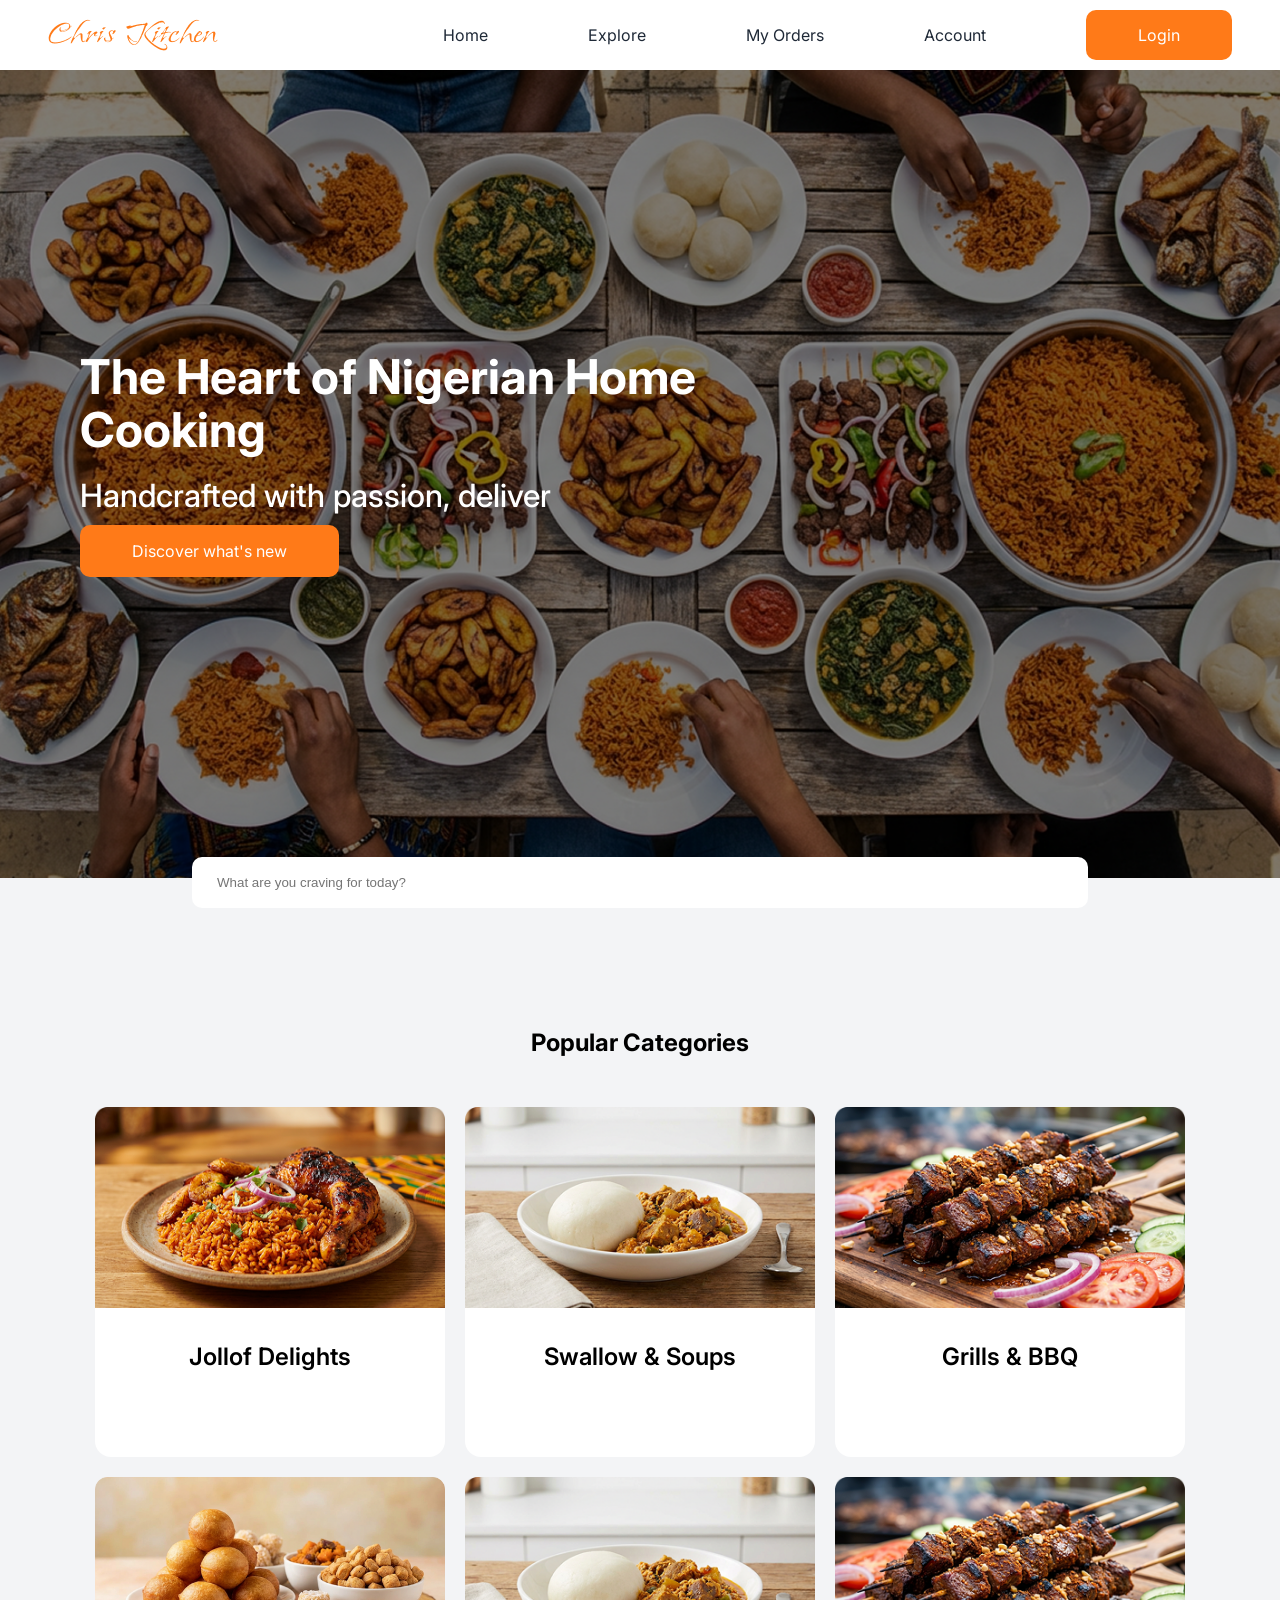
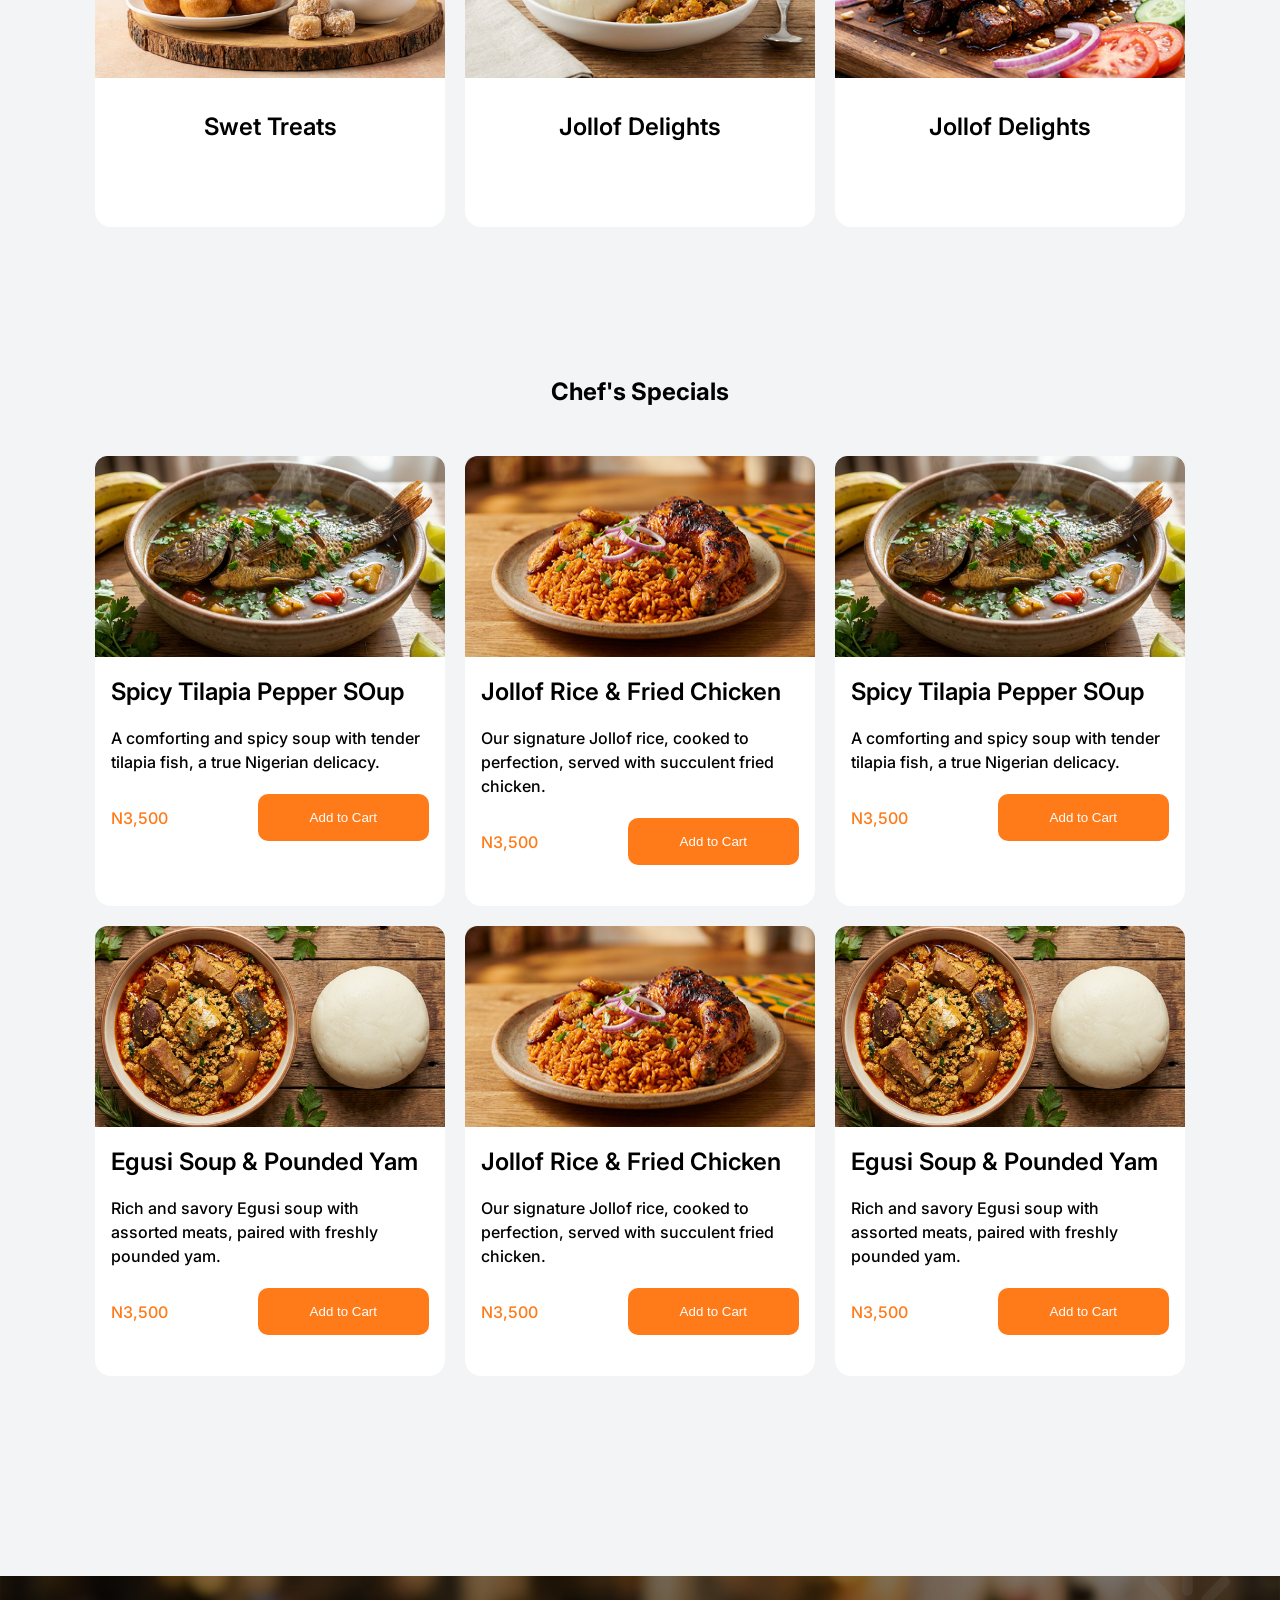
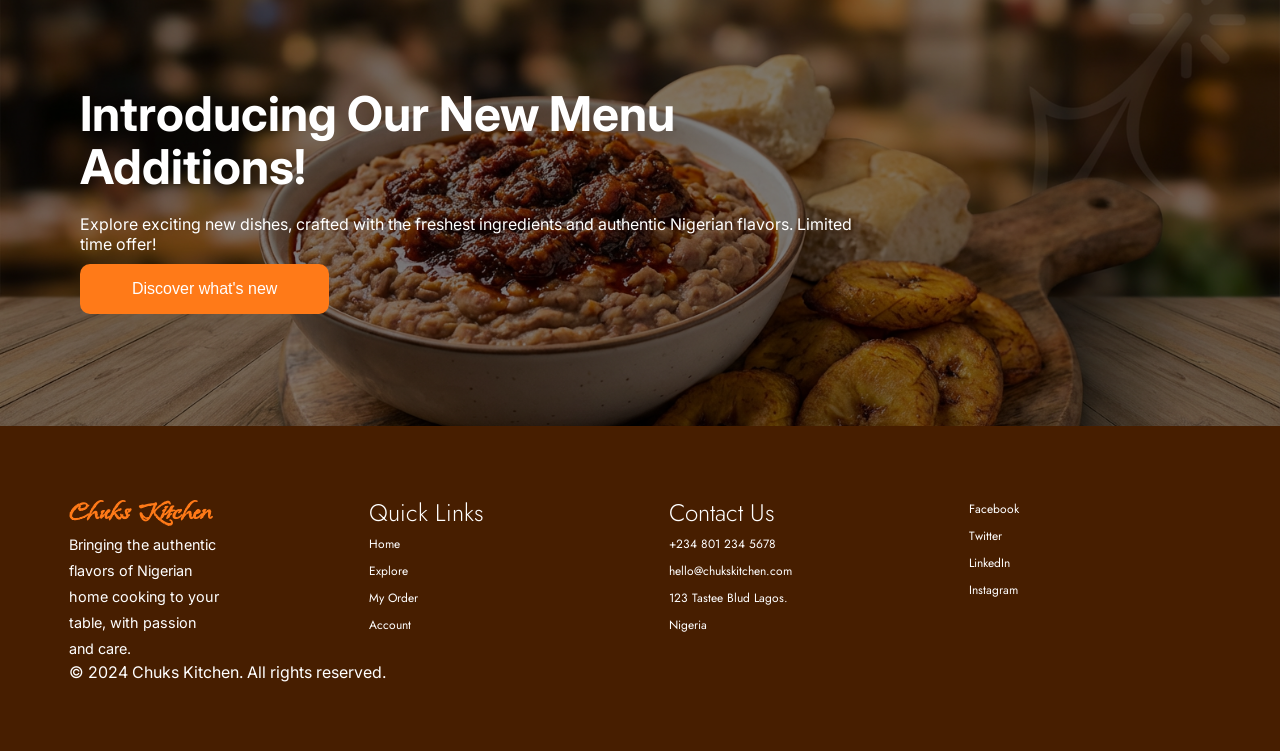
<file: index.html>
<!DOCTYPE html>
<html lang="en">

<head>
    <meta charset="UTF-8">
    <meta name="viewport" content="width=device-width, initial-scale=1.0">

    <!-- font -->
    <link rel="preconnect" href="https://fonts.googleapis.com">
    <link rel="preconnect" href="https://fonts.gstatic.com" crossorigin>
    <link
        href="https://fonts.googleapis.com/css2?family=Inter:ital,opsz,wght@0,14..32,100..900;1,14..32,100..900&family=Island+Moments&family=Jost:ital,wght@0,100..900;1,100..900&display=swap"
        rel="stylesheet">


    <!-- font-awesome -->
    <link rel="stylesheet" href="https://cdnjs.cloudflare.com/ajax/libs/font-awesome/6.6.0/css/all.min.css">

    <!-- styles -->
    <link rel="stylesheet" href="assets/css/global.css">
    <link rel="stylesheet" href="assets/css/home.css">
    <title>Food Business</title>
</head>

<body>
    <!-- navBar -->
    <section class="nav-wrapper">
        <a href="#" class="logo">Chris Kitchen</a>

        <ul class="nav-menu">
            <li><a href="index.html" class="firstchild">Home</a></li>
            <li><a href="pages/explore.html">Explore</a></li>
            <li><a href="pages/my-order.html">My Orders</a></li>
            <li><a href="pages/account.html">Account</a></li>
            <li> <button class="login-btn"><a href="/pages/login.html">Login</a></button></li>
        </ul>

        <div class="icons">
            <i class="fa-solid fa-bars" id="menu"></i>
        </div>
    </section>

    <!-- hero-section -->
    <section class="header-container">
        <div class="text-content">
            <h1>The Heart of Nigerian Home Cooking</h1>
            <h3>Handcrafted with passion, deliver</h3>
            <button><a href="">Discover what's new</a></button>
        </div>

        <div class="search-bar">
            <input type="text" placeholder="What are you craving for today?" />
        </div>

        <div class="hero-overlay"></div>
    </section>

    <section class="menu-section">
        <!-- popular categories -->
        <div class="categories">
            <h1 class="section-title">Popular Categories</h1>

            <div class="categories-grid">
                <div class="categories-card">
                    <img src="./assets/img/Rectangle 13.png" alt="foods">
                    <p>Jollof Delights</p>
                </div>
                <div class="categories-card">
                    <img src="./assets/img/Property 1=Variant2.png" alt="foods">
                    <p>Swallow & Soups</p>
                </div>
                <div class="categories-card">
                    <img src="./assets/img/Property 1=Variant3.png" alt="foods">
                    <p>Grills & BBQ</p>
                </div>
                <div class="categories-card">
                    <img src="./assets/img/Property 1=Variant4.png" alt="foods">
                    <p>Swet Treats</p>
                </div>
                <div class="categories-card">
                    <img src="./assets/img/Property 1=Variant2.png" alt="foods">
                    <p>Jollof Delights</p>
                </div>
                <div class="categories-card">
                    <img src="./assets/img/Property 1=Variant3.png" alt="foods">
                    <p>Jollof Delights</p>
                </div>
            </div>
        </div>
        <!-- Chef's Specials -->
        <div class="specials">
            <h1 class="section-title">Chef's Specials</h1>
            <div class="specials-grid">
                <div class="food-card">
                    <div class="food-image">
                        <img src="./assets/img/Tilapia.png" alt="foods">
                    </div>
                    <div class="food-content">
                        <h2>Spicy Tilapia Pepper SOup</h2>
                        <p>A comforting and spicy soup with tender tilapia fish, a true Nigerian delicacy.</p>
                        <div class="price-tag">
                            <p>N3,500</p>
                            <button class="add-to-cart" data-name="Spicy Tilapia Pepper Soup" data-price="3500"
                                data-image="../assets/img/Tilapia.png">Add to Cart</button>
                        </div>
                    </div>
                </div>

                <div class="food-card">
                    <div class="food-image">
                        <img src="./assets/img/Rectangle 13.png" alt="foods">
                    </div>
                    <div class="food-content">
                        <h2>Jollof Rice & Fried Chicken</h2>
                        <p>Our signature Jollof rice, cooked to
                            perfection, served with succulent fried
                            chicken.</p>
                        <div class="price-tag">
                            <p>N3,500</p>
                            <button>Add to Cart</button>
                        </div>
                    </div>
                </div>

                <div class="food-card">
                    <div class="food-image">
                        <img src="./assets/img/Tilapia.png" alt="foods">
                    </div>
                    <div class="food-content">
                        <h2>Spicy Tilapia Pepper SOup</h2>
                        <p>A comforting and spicy soup with tender tilapia fish, a true Nigerian delicacy.</p>
                        <div class="price-tag">
                            <p>N3,500</p>
                            <button>Add to Cart</button>
                        </div>
                    </div>
                </div>

                <div class="food-card">
                    <div class="food-image">
                        <img src="./assets/img/Property 1=Variant6.png" alt="foods">
                    </div>
                    <div class="food-content">
                        <h2>Egusi Soup & Pounded Yam</h2>
                        <p>Rich and savory Egusi soup with assorted meats, paired with freshly pounded yam.</p>
                        <div class="price-tag">
                            <p>N3,500</p>
                            <button>Add to Cart</button>
                        </div>
                    </div>
                </div>

                <div class="food-card">
                    <div class="food-image">
                        <img src="./assets/img/Rectangle 13.png" alt="foods">
                    </div>
                    <div class="food-content">
                        <h2>Jollof Rice & Fried Chicken</h2>
                        <p>Our signature Jollof rice, cooked to
                            perfection, served with succulent fried
                            chicken.</p>
                        <div class="price-tag">
                            <p>N3,500</p>
                            <button>Add to Cart</button>
                        </div>
                    </div>
                </div>

                <div class="food-card">
                    <div class="food-image">
                        <img src="./assets/img/Property 1=Variant6.png" alt="foods">
                    </div>
                    <div class="food-content">
                        <h2>Egusi Soup & Pounded Yam</h2>
                        <p>Rich and savory Egusi soup with assorted meats, paired with freshly pounded yam.</p>
                        <div class="price-tag">
                            <p>N3,500</p>
                            <button>Add to Cart</button>
                        </div>
                    </div>
                </div>
            </div>
        </div>
    </section>

    <footer class="footer-section">
        <!-- footer-image-container -->
        <div class="footer-container">
            <div class="text-content">
                <h1>Introducing Our New Menu Additions!</h1>
                <p>Explore exciting new dishes, crafted with the freshest
                    ingredients and authentic Nigerian flavors. Limited time
                    offer!</p>
                <button>Discover what's new</button>
            </div>
            <div class="hero-overlay"></div>
        </div>

        <!-- footer-text-bottom -->
        <div class="footer-bottom">
            <div class="footer-bottom-container">
                <div class="footer-column footer-about">
                    <h2 class="logo">Chuks Kitchen</h2>
                    <p>Bringing the authentic flavors of Nigerian home cooking to your table, with passion and care.</p>
                </div>

                <div class="footer-column footer-links">
                    <h2>Quick Links</h2>
                    <p><a href="index.html">Home</a></p>
                    <p><a href="/pages/explore.html">Explore</a></p>
                    <p><a href="/pages/my-order.html">My Order</a></p>
                    <p><a href="/pages/account.html">Account</a></p>
                </div>

                <div class="footer-column footer-contact">
                    <h2>Contact Us</h2>
                    <p><a href="#">+234 801 234 5678</a></p>
                    <p><a href="#">hello@chukskitchen.com</a></p>
                    <p><a href="#">123 Tastee Blud Lagos. Nigeria</a></p>
                </div>

                <div class="footer-column footer-social">
                    <p><a href="#">Facebook</a></p>
                    <p><a href="#">Twitter</a></p>
                    <p><a href="#">LinkedIn</a></p>
                    <p><a href="#">Instagram</a></p>
                </div>

            </div>
            <div class="footer-copyrights">
                <p>&copy; 2024 Chuks Kitchen. All rights reserved.</p>
            </div>
        </div>
    </footer>

    <script src="/assets/js/app.js"></script>
</body>

</html>
</file>
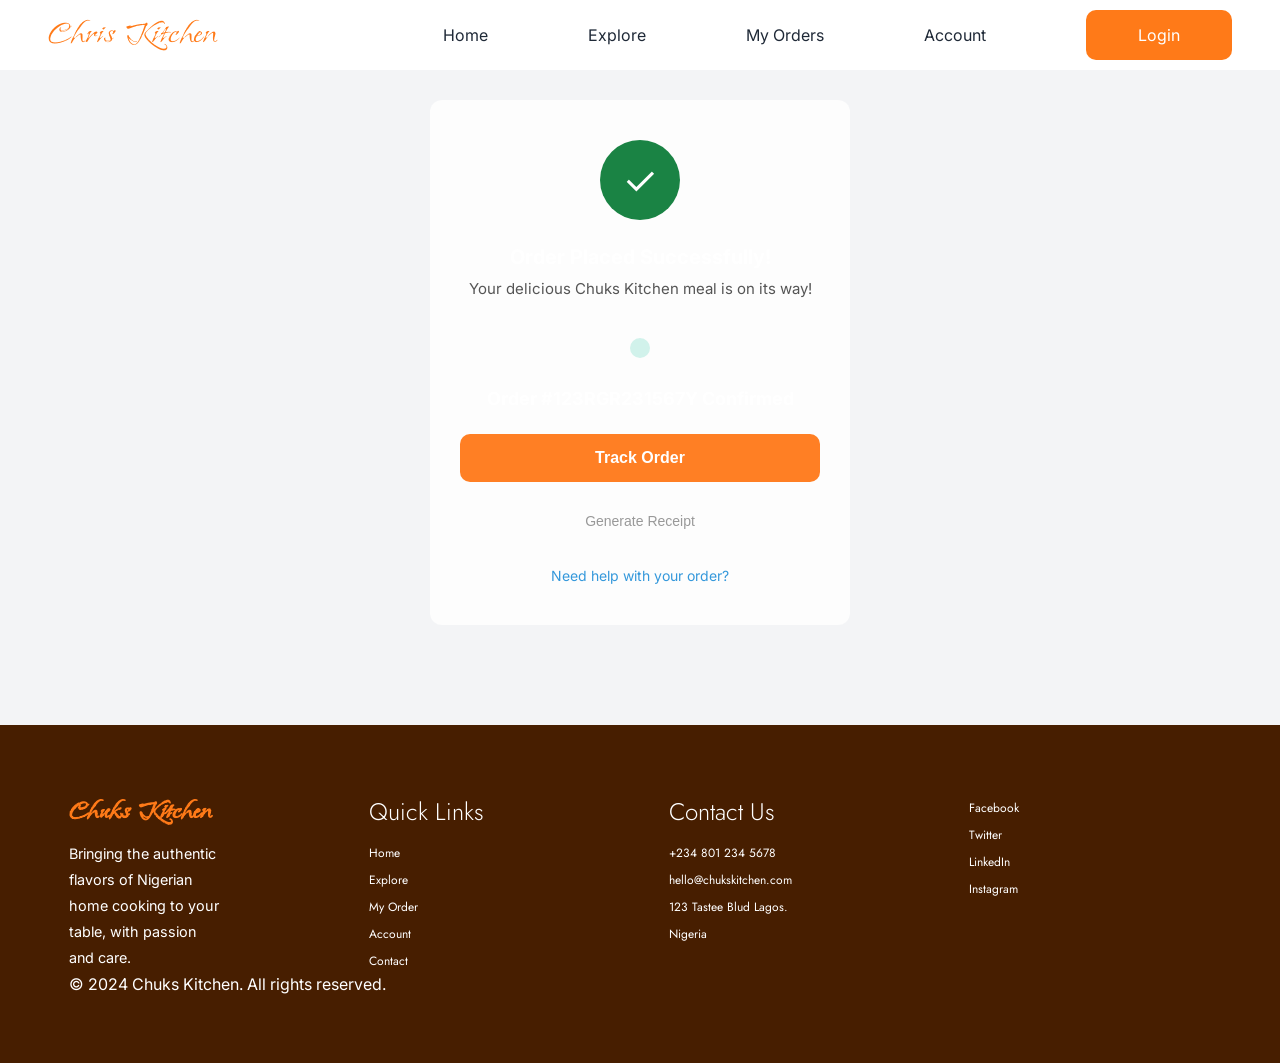
<file: pages/confirmed.html>
<!DOCTYPE html>
<html lang="en">

<head>
    <meta charset="UTF-8">
    <meta name="viewport" content="width=device-width, initial-scale=1.0">

    <!-- font -->
    <link rel="preconnect" href="https://fonts.googleapis.com">
    <link rel="preconnect" href="https://fonts.gstatic.com" crossorigin>
    <link
        href="https://fonts.googleapis.com/css2?family=Inter:ital,opsz,wght@0,14..32,100..900;1,14..32,100..900&family=Island+Moments&family=Jost:ital,wght@0,100..900;1,100..900&display=swap"
        rel="stylesheet">

    <!-- font-awesome -->
    <link rel="stylesheet" href="https://cdnjs.cloudflare.com/ajax/libs/font-awesome/6.6.0/css/all.min.css">

    <!-- styles -->
    <link rel="stylesheet" href="/assets/css/global.css">
    <link rel="stylesheet" href="/assets/css/confirmed.css">
    <title>Card Order Completion</title>
</head>

<body>
    <section class="nav-wrapper">
        <a href="#" class="logo">Chris Kitchen</a>

        <ul class="nav-menu">
            <li><a href="../index.html" class="firstchild">Home</a></li>
            <li><a href="../pages/explore.html">Explore</a></li>
            <li><a href="my-order.html">My Orders</a></li>
            <li><a href="../pages/account.html">Account</a></li>
            <li> <button class="login-btn"><a href="../pages/login.html">Login</a></button></li>
        </ul>

        <div class="icons">
            <i class="fa-solid fa-bars" id="menu"></i>
        </div>
    </section>

    <section class="confirmed">
        <div class="success-card">
            <div class="check-container">
                <span class="checkmark">✓</span>
            </div>

            <h2>Order Placed Successfully!</h2>
            <p class="description">Your delicious Chuks Kitchen meal is on its way!</p>

            <div class="status-indicator"></div>

            <h3 class="order-number">Order #123RGR231567Y Confirmed</h3>

            <button class="btn-track">Track Order</button>
            <button class="btn-receipt">Generate Receipt</button>

            <a href="#" class="help-link">Need help with your order?</a>
        </div>
    </section>

    <footer class="footer-bottom">
        <div class="footer-bottom-container">
            <div class="footer-column footer-about">
                <h2 class="logo">Chuks Kitchen</h2>
                <p>Bringing the authentic flavors of Nigerian home cooking to your table, with passion and care.</p>
            </div>

            <div class="footer-column footer-links">
                <h2>Quick Links</h2>
                <p><a href="../index.html">Home</a></p>
                <p><a href="/pages/explore.html">Explore</a></p>
                <p><a href="/pages/my-order.html">My Order</a></p>
                <p><a href="/pages/account.html">Account</a></p>
                <p><a href="#">Contact</a></p>
            </div>

            <div class="footer-column footer-contact">
                <h2>Contact Us</h2>
                <p><a href="#">+234 801 234 5678</a></p>
                <p><a href="#">hello@chukskitchen.com</a></p>
                <p><a href="#">123 Tastee Blud Lagos. Nigeria</a></p>
            </div>

            <div class="footer-column footer-social">
                <p><a href="#">Facebook</a></p>
                <p><a href="#">Twitter</a></p>
                <p><a href="#">LinkedIn</a></p>
                <p><a href="#">Instagram</a></p>
            </div>

        </div>
        <div class="footer-copyrights">
            <p>&copy; 2024 Chuks Kitchen. All rights reserved.</p>
        </div>
    </footer>
    <script src="/assets/js/app.js"></script>
</body>

</html>
</file>
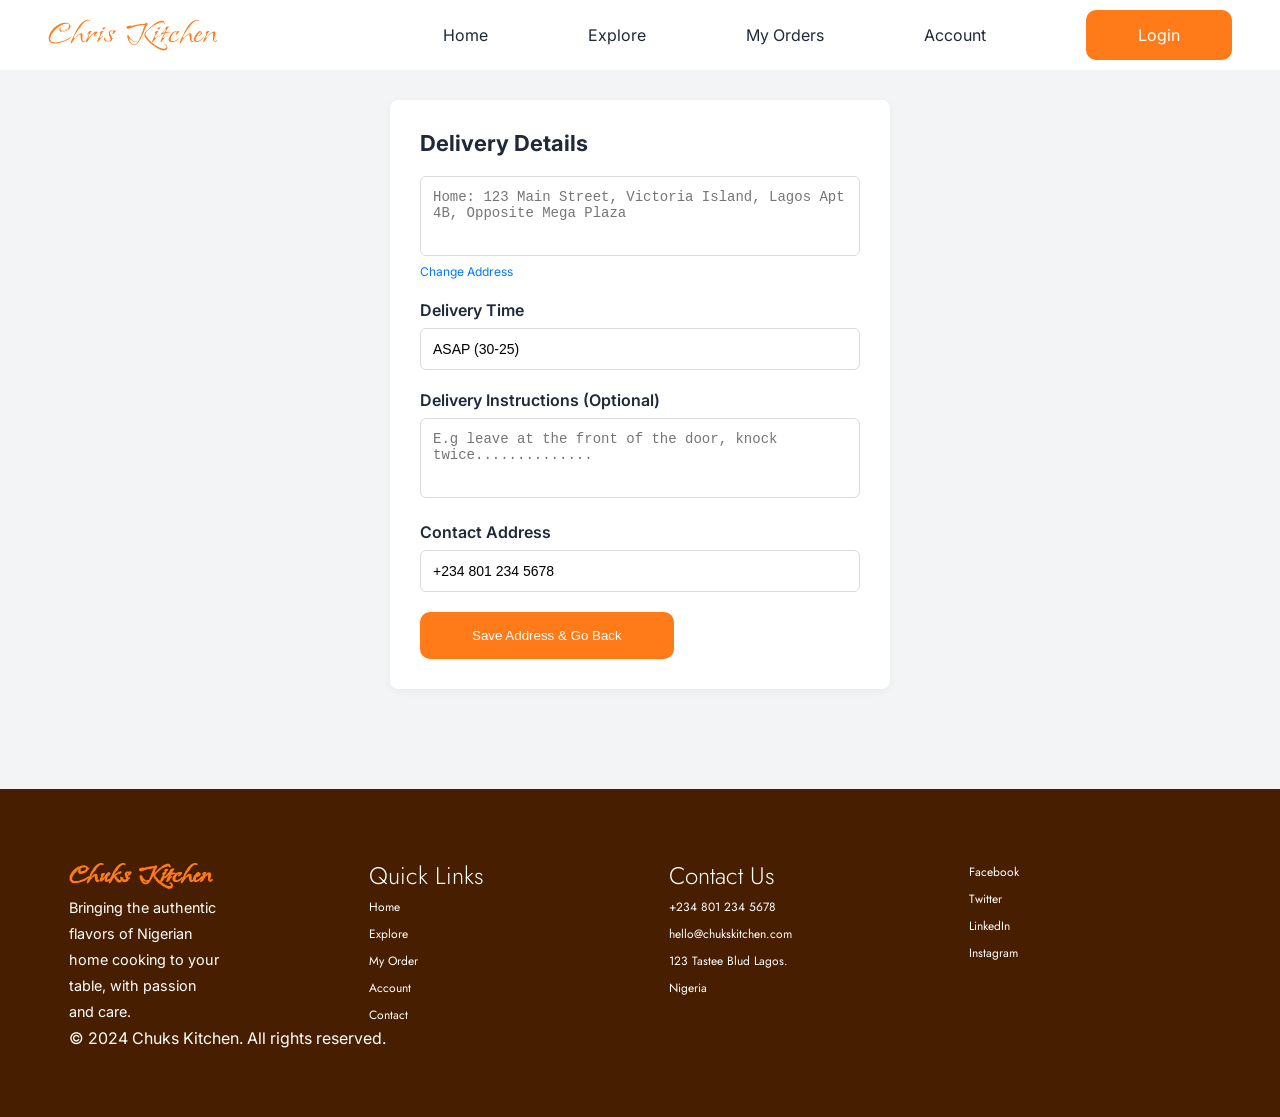
<file: pages/delivery-details.html>
<!DOCTYPE html>
<html lang="en">

<head>
    <meta charset="UTF-8">
    <meta name="viewport" content="width=device-width, initial-scale=1.0">

    <!-- font -->
    <link rel="preconnect" href="https://fonts.googleapis.com">
    <link rel="preconnect" href="https://fonts.gstatic.com" crossorigin>
    <link
        href="https://fonts.googleapis.com/css2?family=Inter:ital,opsz,wght@0,14..32,100..900;1,14..32,100..900&family=Island+Moments&family=Jost:ital,wght@0,100..900;1,100..900&display=swap"
        rel="stylesheet">

    <!-- font-awesome -->
    <link rel="stylesheet" href="https://cdnjs.cloudflare.com/ajax/libs/font-awesome/6.6.0/css/all.min.css">

    <!-- styles -->
    <link rel="stylesheet" href="/assets/css/global.css">
    <link rel="stylesheet" href="/assets/css/delivery.details.css">
    <title>Delivery Details</title>
</head>

<body>
    <section class="nav-wrapper">
        <a href="#" class="logo">Chris Kitchen</a>

        <ul class="nav-menu">
            <li><a href="../index.html" class="firstchild">Home</a></li>
            <li><a href="../pages/explore.html">Explore</a></li>
            <li><a href="my-order.html">My Orders</a></li>
            <li><a href="../pages/account.html">Account</a></li>
            <li> <button class="login-btn"><a href="../pages/login.html">Login</a></button></li>
        </ul>

        <div class="icons">
            <i class="fa-solid fa-bars" id="menu"></i>
        </div>
    </section>

    <section class="delivery">
        <div class="delivery-wrapper">
            <div class="delivery-card">

                <h2 class="delivery-title">Delivery Details</h2>

                <div class="delivery-address">
                    <textarea
                        placeholder="Home: 123 Main Street, Victoria Island, Lagos Apt 4B, Opposite Mega Plaza"></textarea>
                    <a href="#" class="change-address">Change Address</a>
                </div>

                <div class="form-group">
                    <label>Delivery Time</label>
                    <input type="text" value="ASAP (30-25)" />
                </div>

                <div class="form-group">
                    <label>Delivery Instructions (Optional)</label>
                    <textarea placeholder="E.g leave at the front of the door, knock twice.............."></textarea>
                </div>

                <div class="form-group">
                    <label>Contact Address</label>
                    <input type="text" value="+234 801 234 5678" />
                </div>

                <button class="btn-primary" onclick="returnToOrder()">Save Address & Go Back</button>
            </div>
        </div>
    </section>

    <footer class="footer-bottom">
        <div class="footer-bottom-container">
            <div class="footer-column footer-about">
                <h2 class="logo">Chuks Kitchen</h2>
                <p>Bringing the authentic flavors of Nigerian home cooking to your table, with passion and care.</p>
            </div>

            <div class="footer-column footer-links">
                <h2>Quick Links</h2>
                <p><a href="../index.html">Home</a></p>
                <p><a href="/pages/explore.html">Explore</a></p>
                <p><a href="/pages/my-order.html">My Order</a></p>
                <p><a href="/pages/account.html">Account</a></p>
                <p><a href="#">Contact</a></p>
            </div>

            <div class="footer-column footer-contact">
                <h2>Contact Us</h2>
                <p><a href="#">+234 801 234 5678</a></p>
                <p><a href="#">hello@chukskitchen.com</a></p>
                <p><a href="#">123 Tastee Blud Lagos. Nigeria</a></p>
            </div>

            <div class="footer-column footer-social">
                <p><a href="#">Facebook</a></p>
                <p><a href="#">Twitter</a></p>
                <p><a href="#">LinkedIn</a></p>
                <p><a href="#">Instagram</a></p>
            </div>

        </div>
        <div class="footer-copyrights">
            <p>&copy; 2024 Chuks Kitchen. All rights reserved.</p>
        </div>
    </footer>
    <script src="/assets/js/app.js"></script>
</body>

</html>
</file>
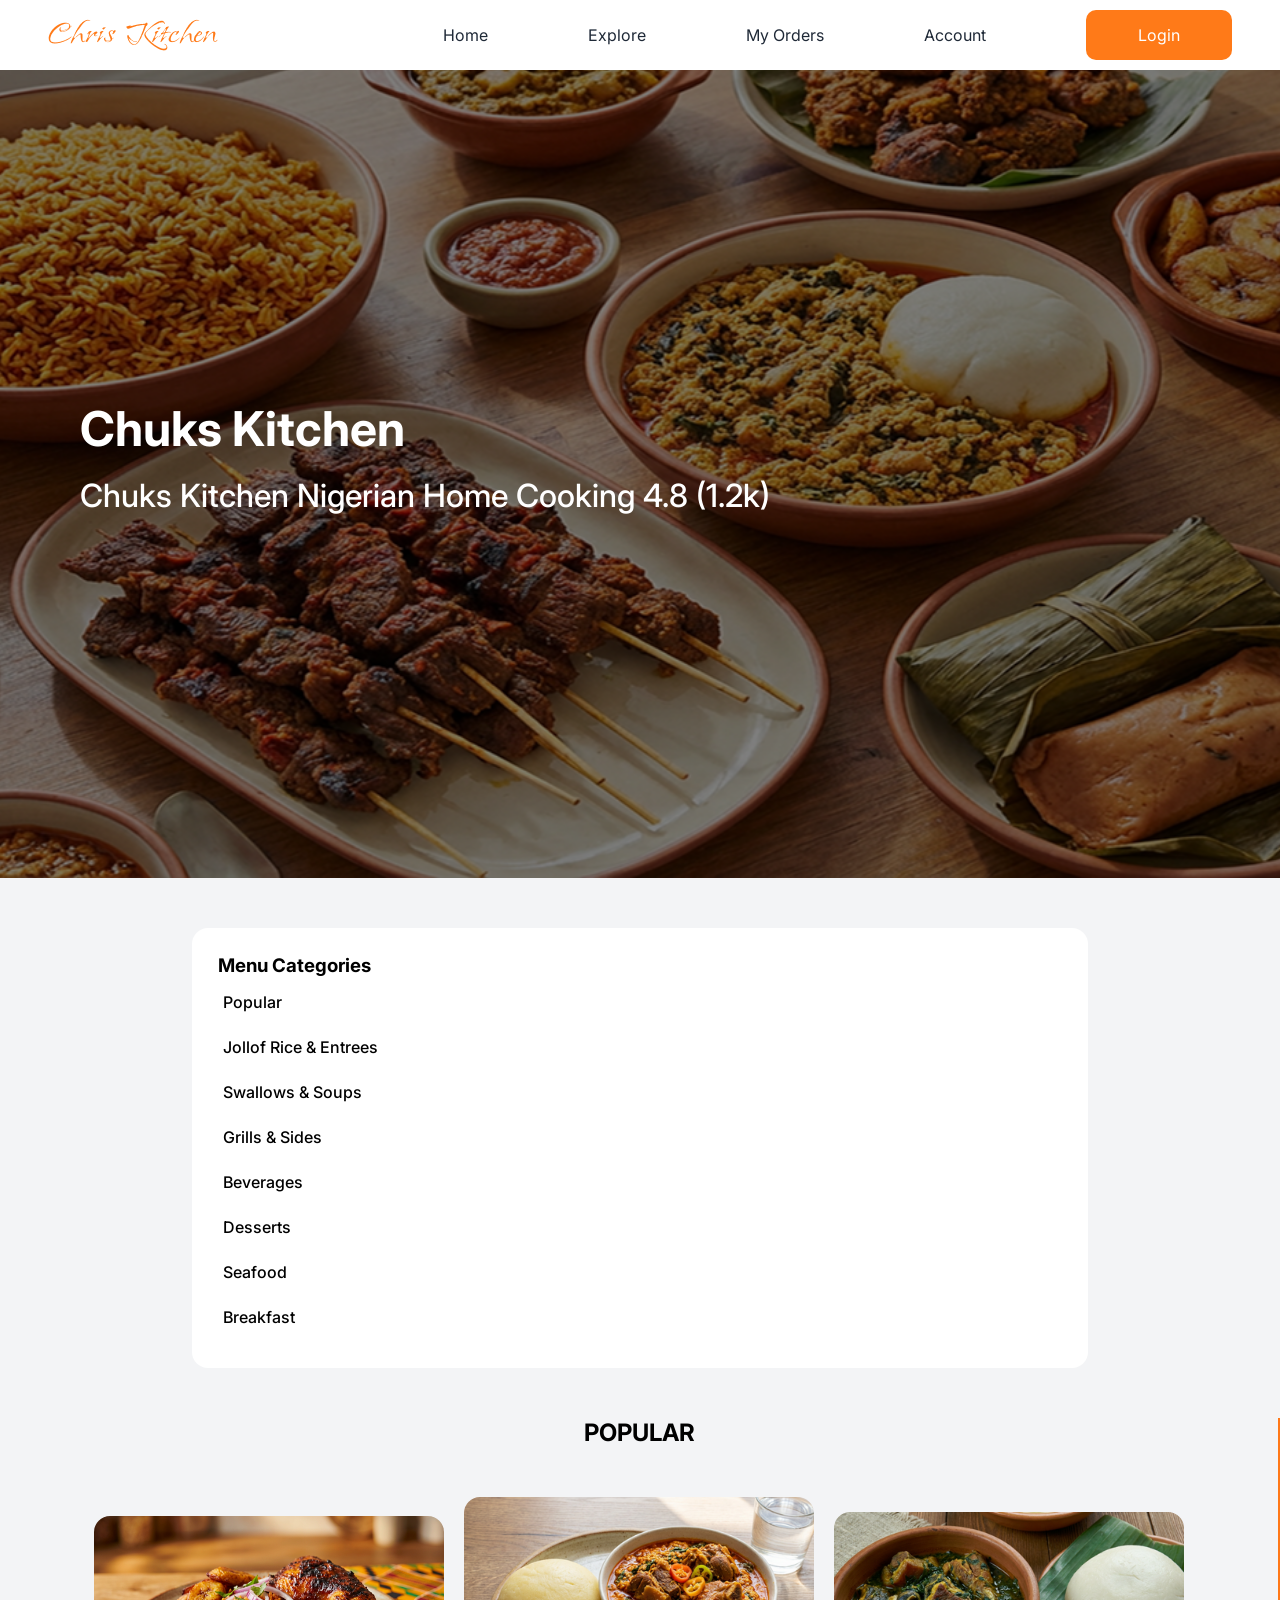
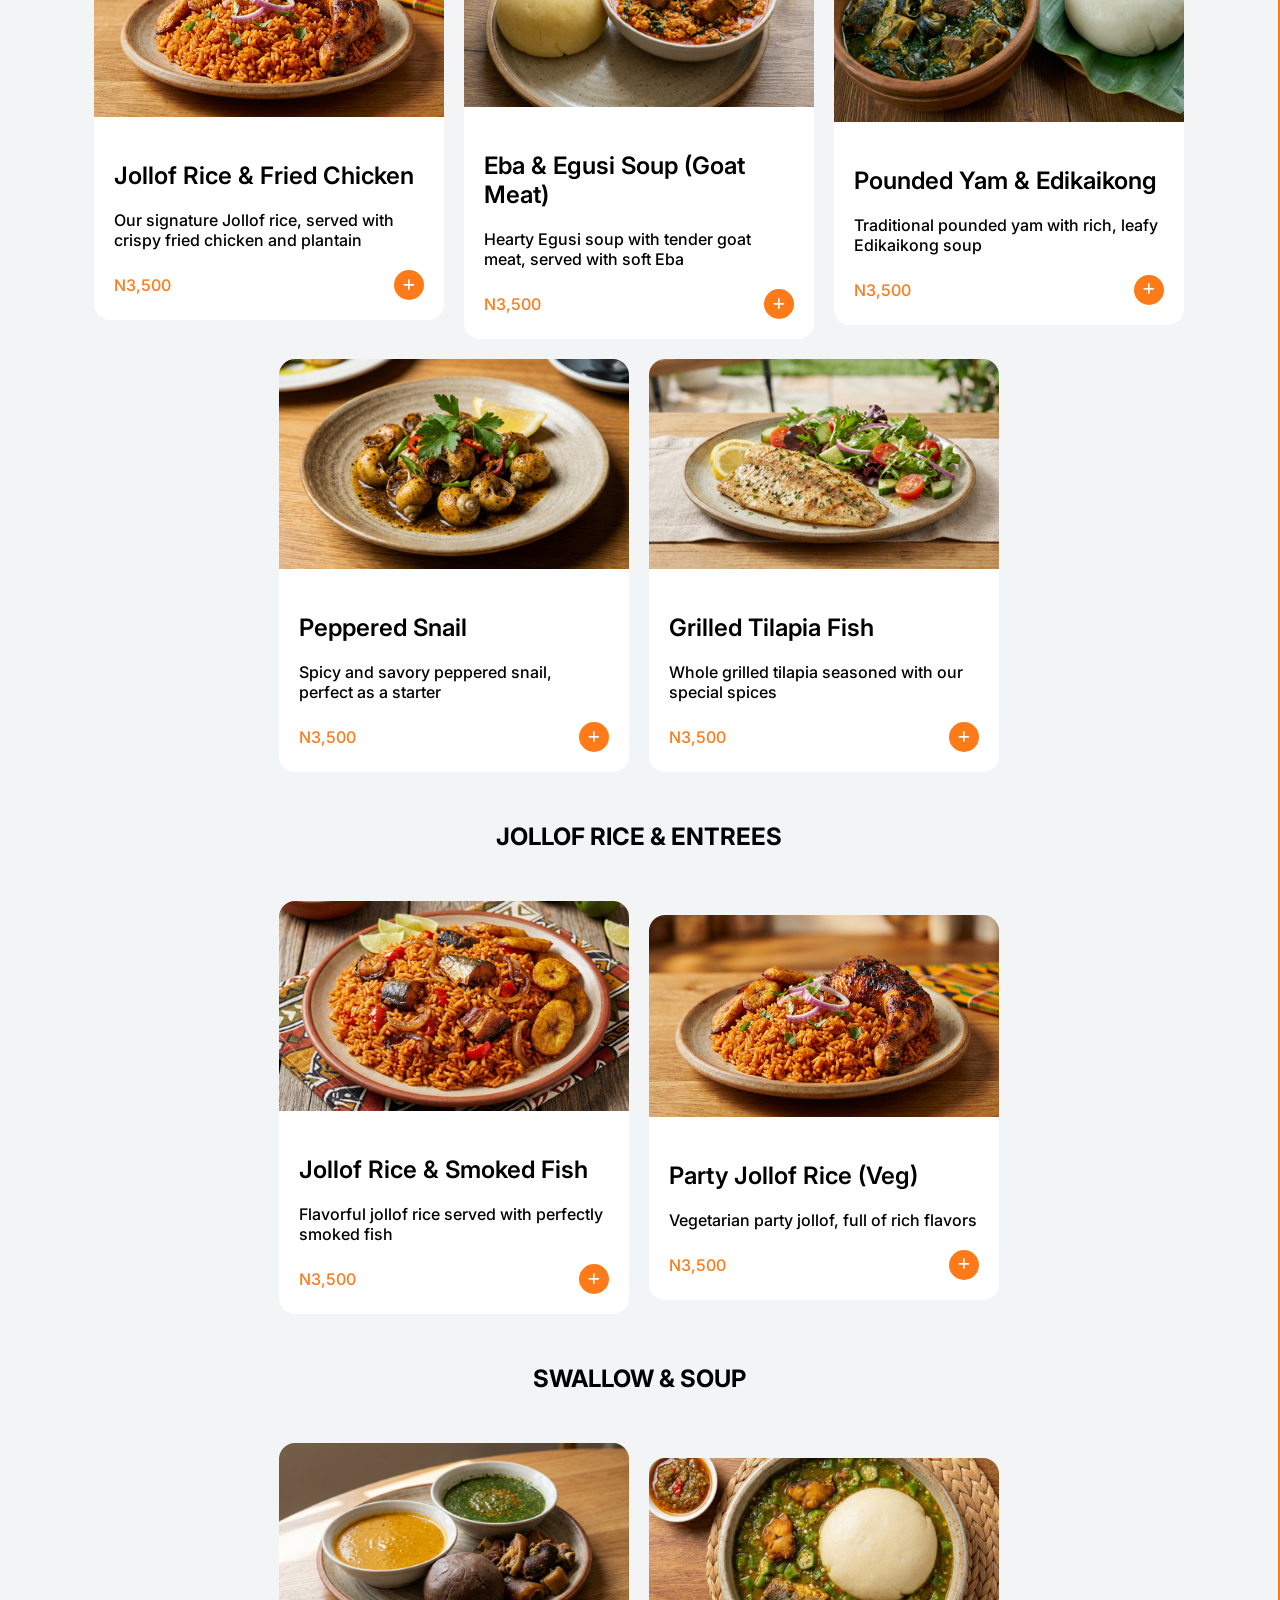
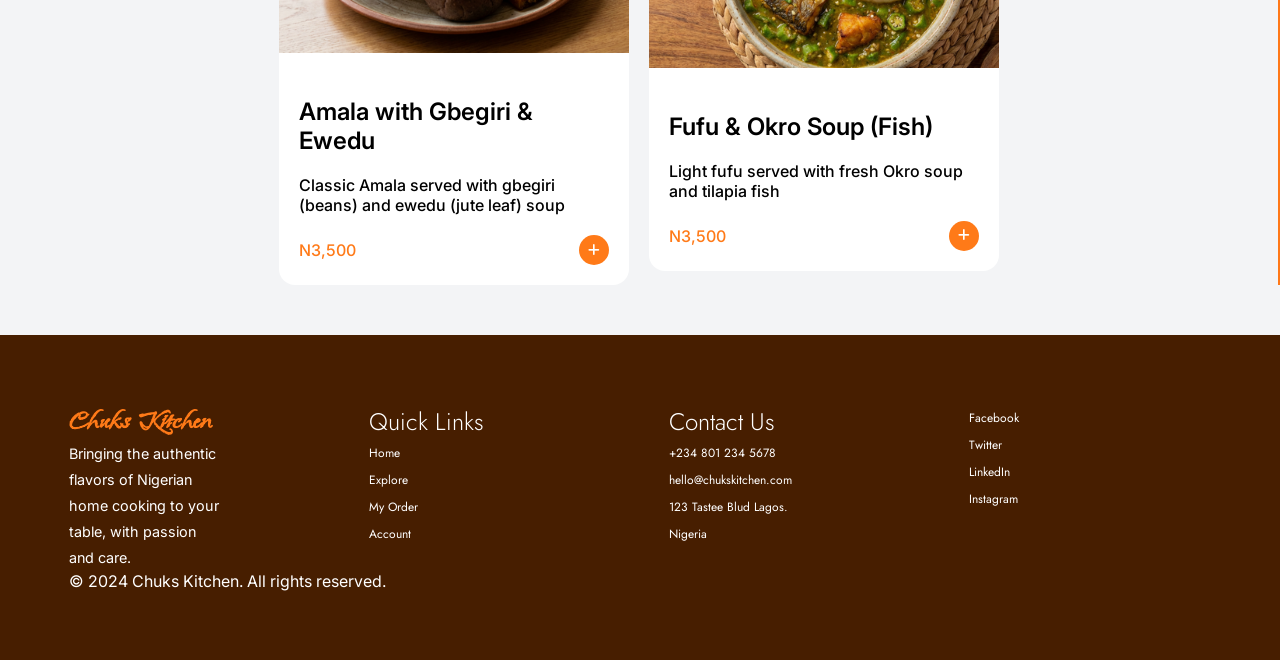
<file: pages/explore.html>
<!DOCTYPE html>
<html lang="en">

<head>
    <meta charset="UTF-8">
    <meta name="viewport" content="width=device-width, initial-scale=1.0">

    <link rel="stylesheet" href="https://cdnjs.cloudflare.com/ajax/libs/font-awesome/6.5.0/css/all.min.css">

    <!-- font -->
    <link rel="preconnect" href="https://fonts.googleapis.com">
    <link rel="preconnect" href="https://fonts.gstatic.com" crossorigin>
    <link
        href="https://fonts.googleapis.com/css2?family=Inter:ital,opsz,wght@0,14..32,100..900;1,14..32,100..900&family=Island+Moments&family=Jost:ital,wght@0,100..900;1,100..900&display=swap"
        rel="stylesheet">

    <!-- styles -->
    <link rel="stylesheet" href="../assets/css/global.css">
    <link rel="stylesheet" href="../assets/css/explore.css">
    <title>Explore Our Menu</title>
</head>

<body>
    <section class="header">

        <!-- navBar -->
        <div class="nav-wrapper">
            <a href="#" class="logo">Chris Kitchen</a>
            <ul class="nav-menu">
                <li><a href="../../index.html" class="firstchild">Home</a></li>
                <li><a href="explore.html">Explore</a></li>
                <li><a href="../pages/my-order.html">My Orders</a></li>
                <li><a href="../pages/account.html">Account</a></li>
                <li> <button class="login-btn"><a href="../pages/login.html">Login</a></button></li>
            </ul>

            <div class="icons">
                <i class="fa-solid fa-bars" id="menu"></i>
            </div>
        </div>

        <!-- hero-section -->
        <div class="header-container">
            <div class="text-content">
                <h1>Chuks Kitchen</h1>
                <h3>Chuks Kitchen Nigerian Home Cooking 4.8 (1.2k)</h3>
            </div>

            <div class="hero-overlay"></div>
        </div>

    </section>

    <!-- dropdown menu -->
    <section class="menu-sidebar">
        <h3 class="menu-title">Menu Categories</h3>

        <ul class="menu-list">
            <li class="menu-item active">Popular</li>
            <li class="menu-item">Jollof Rice & Entrees</li>
            <li class="menu-item">Swallows & Soups</li>
            <li class="menu-item">Grills & Sides</li>
            <li class="menu-item">Beverages</li>
            <li class="menu-item">Desserts</li>
            <li class="menu-item">Seafood</li>
            <li class="menu-item">Breakfast</li>
        </ul>
    </section>

    <!-- foods -->
    <section class="food-menu">
        <div class="menu">
            <!-- popular food section -->
            <h1 class="menu-title">Popular</h1>
            <div class="menu-grid">
                <div class="food-card">
                    <div class="food-image">
                        <img src="../assets/img/Property 1=Default.png" alt="foods">
                    </div>
                    <div class="food-content">
                        <h2>Jollof Rice & Fried Chicken</h2>
                        <p>Our signature Jollof rice, served with crispy fried chicken and plantain</p>
                        <div class="price-tag">
                            <p>N3,500</p>
                            <button class="add-to-cart" data-name="Jollof Rice & Fried Chicken" data-price="3500"
                                data-image="../assets/img/Jollof.png"><i class="fa-solid fa-plus"></i></button>
                        </div>
                    </div>
                </div>
                <div class="food-card">
                    <div class="food-image">
                        <img src="../assets/img/image 8.png" alt="foods">
                    </div>
                    <div class="food-content">
                        <h2>Eba & Egusi Soup (Goat Meat)</h2>
                        <p>Hearty Egusi soup with tender goat meat, served with soft Eba</p>
                        <div class="price-tag">
                            <p>N3,500</p>
                            <button class="add-to-cart" data-name="Eba & Egusi Soup (Goat Meat)" data-price="3500"
                                data-image="../assets/img/Egusi.png"><i class="fa-solid fa-plus"></i></button>
                        </div>
                    </div>
                </div>

                <div class="food-card">
                    <div class="food-image">
                        <img src="../assets/img/image 7.png" alt="foods">
                    </div>
                    <div class="food-content">
                        <h2>Pounded Yam & Edikaikong</h2>
                        <p>Traditional pounded yam with rich, leafy Edikaikong soup</p>
                        <div class="price-tag">
                            <p>N3,500</p>
                            <button class="add-to-cart" data-name="Pounded Yam & Edikaikong" data-price="3500"
                                data-image="../assets/img/image 7.png"><i class="fa-solid fa-plus"></i></button>
                        </div>
                    </div>
                </div>

                <div class="food-card">
                    <div class="food-image">
                        <img src="../assets/img/image 5.png" alt="foods">
                    </div>
                    <div class="food-content">
                        <h2>Peppered Snail</h2>
                        <p>Spicy and savory peppered snail, perfect as a starter</p>
                        <div class="price-tag">
                            <p>N3,500</p>
                            <button class="add-to-cart" data-name="Peppered Snail" data-price="3500"
                                data-image="../assets/img/image 5.png"><i class="fa-solid fa-plus"></i></button>
                        </div>
                    </div>
                </div>
                <div class="food-card">
                    <div class="food-image">
                        <img src="../assets/img/image 6.png" alt="foods">
                    </div>
                    <div class="food-content">
                        <h2>Grilled Tilapia Fish</h2>
                        <p>Whole grilled tilapia seasoned with our special spices</p>
                        <div class="price-tag">
                            <p>N3,500</p>
                            <button class="add-to-cart" data-name="Grilled Tilapia Fish" data-price="3500"
                                data-image="../assets/img/image 6.png"><i class="fa-solid fa-plus"></i></button>
                        </div>
                    </div>
                </div>
            </div>
        </div>

        <div class="menu">
            <!-- jollof rice section -->
            <h1 class="menu-title">Jollof Rice & Entrees</h1>
            <div class="menu-grid">
                <div class="food-card">
                    <div class="food-image">
                        <img src="../assets/img/image 3.png" alt="foods">
                    </div>
                    <div class="food-content">
                        <h2>Jollof Rice & Smoked Fish</h2>
                        <p>Flavorful jollof rice served with perfectly smoked fish</p>
                        <div class="price-tag">
                            <p>N3,500</p>
                            <button class="add-to-cart" data-name="Pounded Yam & Edikaikong" data-price="3500"
                                data-image="../assets/img/image 7.png"><i class="fa-solid fa-plus"></i></button>
                        </div>
                    </div>
                </div>

                <div class="food-card">
                    <div class="food-image">
                        <img src="../assets/img/Property 1=Default.png" alt="foods">
                    </div>
                    <div class="food-content">
                        <h2>Party Jollof Rice (Veg) </h2>
                        <p> Vegetarian party jollof, full of rich flavors</p>
                        <div class="price-tag">
                            <p>N3,500</p>
                            <button class="add-to-cart" data-name="Party Jollof Rice (Veg)" data-price="3500"
                                data-image="../assets/img/image 8.png"><i class="fa-solid fa-plus"></i></button>
                        </div>
                    </div>
                </div>
            </div>
        </div>

        <div class="menu">
            <!-- Swallow setion -->
            <h1 class="section-title">Swallow & Soup</h1>
            <div class="menu-grid">
                <div class="food-card">
                    <div class="food-image">
                        <img src="../assets/img/image 1.png" alt="foods">
                    </div>
                    <div class="food-content">
                        <h2>Amala with Gbegiri & Ewedu</h2>
                        <p>Classic Amala served with gbegiri (beans) and ewedu (jute leaf) soup</p>
                        <div class="price-tag">
                            <p>N3,500</p>
                            <button class="add-to-cart" data-name="Amala with Gbegiri & Ewedu" data-price="3500"
                                data-image="../assets/img/image 1.png"><i class="fa-solid fa-plus"></i></button>
                        </div>
                    </div>
                </div>


                <div class="food-card">
                    <div class="food-image">
                        <img src="../assets/img/image 2.png" alt="foods">
                    </div>
                    <div class="food-content">
                        <h2>Fufu & Okro Soup (Fish)</h2>
                        <p>Light fufu served with fresh Okro soup and tilapia fish</p>
                        <div class="price-tag">
                            <p>N3,500</p>
                            <button class="add-to-cart" data-name="Fufu & Okro Soup (Fish)" data-price="3500"
                                data-image="../assets/img/image 2.png"><i class="fa-solid fa-plus"></i></button>
                        </div>
                    </div>
                </div>
            </div>
    </section>

    <!-- footer -->
    <footer class="footer-bottom">
        <div class="footer-bottom-container">
            <div class="footer-column footer-about">
                <h2 class="logo">Chuks Kitchen</h2>
                <p>Bringing the authentic flavors of Nigerian home cooking to your table, with passion and care.</p>
            </div>

            <div class="footer-column footer-links">
                <h2>Quick Links</h2>
                <p><a href="../index.html">Home</a></p>
                <p><a href="/pages/explore.html">Explore</a></p>
                <p><a href="/pages/my-order.html">My Order</a></p>
                <p><a href="/pages/account.html">Account</a></p>
            </div>

            <div class="footer-column footer-contact">
                <h2>Contact Us</h2>
                <p><a href="#">+234 801 234 5678</a></p>
                <p><a href="#">hello@chukskitchen.com</a></p>
                <p><a href="#">123 Tastee Blud Lagos. Nigeria</a></p>
            </div>

            <div class="footer-column footer-social">
                <p><a href="#">Facebook</a></p>
                <p><a href="#">Twitter</a></p>
                <p><a href="#">LinkedIn</a></p>
                <p><a href="#">Instagram</a></p>
            </div>

        </div>
        <div class="footer-copyrights">
            <p>&copy; 2024 Chuks Kitchen. All rights reserved.</p>
        </div>
    </footer>

    <script src="/assets/js/app.js"></script>
</body>

</html>
</file>
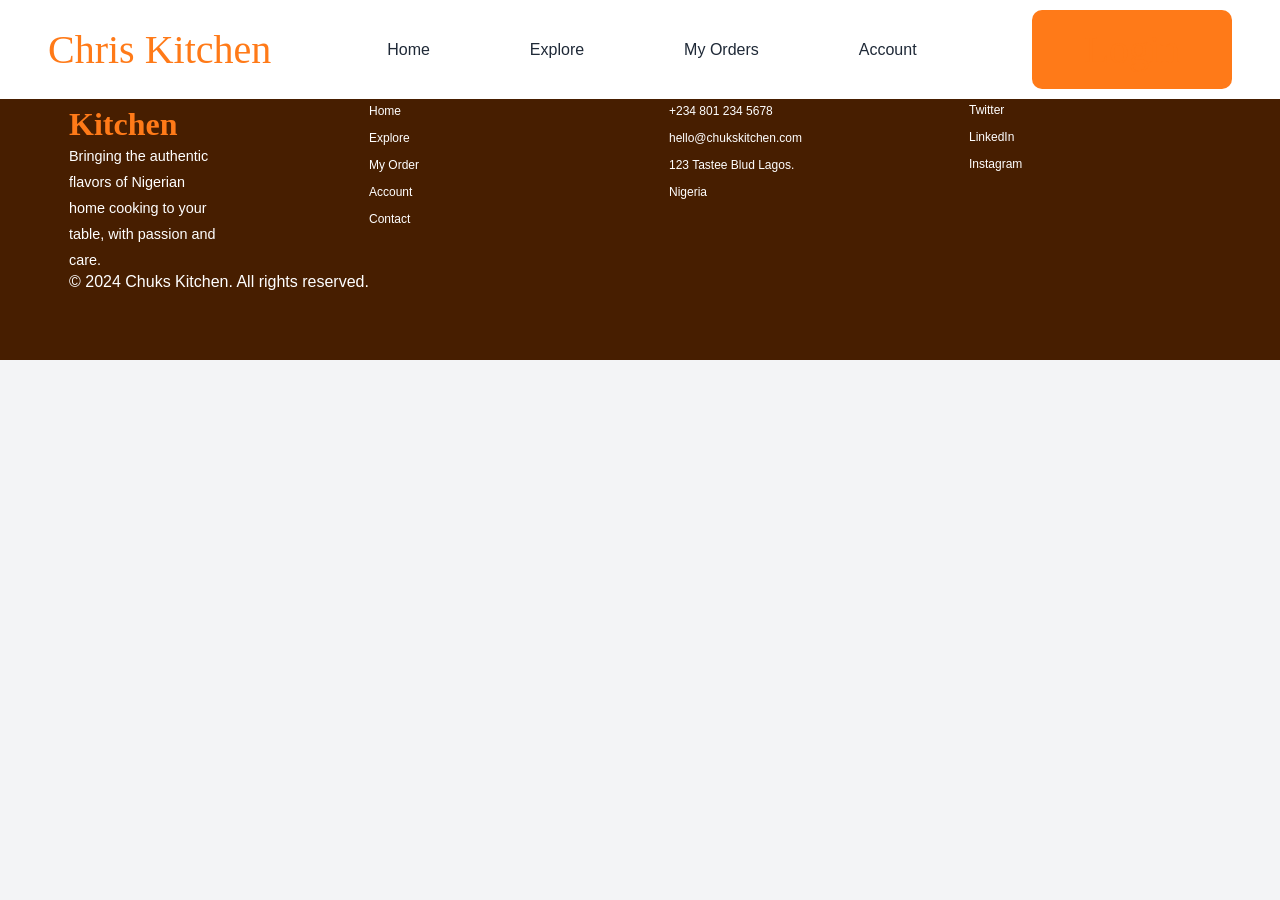
<file: pages/my-order.html>
<!DOCTYPE html>
<html lang="en">

<head>
    <meta charset="UTF-8">
    <meta name="viewport" content="width=device-width, initial-scale=1.0">

    <!-- styles -->
    <link rel="stylesheet" href="../assets/css/global.css">
    <link rel="stylesheet" href="../assets/css/my-order.css">
    <title>My Orders</title>
</head>

<body>
    <section class="nav-wrapper">
        <a href="#" class="logo">Chris Kitchen</a>

        <ul class="nav-menu">
            <li><a href="../index.html" class="firstchild">Home</a></li>
            <li><a href="../pages/explore.html">Explore</a></li>
            <li><a href="my-order.html">My Orders</a></li>
            <li><a href="../pages/account.html">Account</a></li>
        </ul>
        <button class="login-btn"><a href="/pages/login.html">Login</a></button>

        <div class="icons">
            <i class="fa-solid fa-bars" id="menu"></i>
        </div>
    </section>
    <section class="footer-bottom">
        <div class="footer-bottom-container">
            <div class="footer-column footer-about">
                <h2 class="logo">Chuks Kitchen</h2>
                <p>Bringing the authentic flavors of Nigerian home cooking to your table, with passion and care.</p>
            </div>

            <div class="footer-column footer-links">
                <h2>Quick Links</h2>
                <p><a href="#">Home</a></p>
                <p><a href="#">Explore</a></p>
                <p><a href="#">My Order</a></p>
                <p><a href="#">Account</a></p>
                <p><a href="#">Contact</a></p>
            </div>

            <div class="footer-column footer-contact">
                <h2>Contact Us</h2>
                <p><a href="#">+234 801 234 5678</a></p>
                <p><a href="#">hello@chukskitchen.com</a></p>
                <p><a href="#">123 Tastee Blud Lagos. Nigeria</a></p>
            </div>

            <div class="footer-column footer-social">
                <p><a href="#">Facebook</a></p>
                <p><a href="#">Twitter</a></p>
                <p><a href="#">LinkedIn</a></p>
                <p><a href="#">Instagram</a></p>
            </div>

        </div>
        <div class="footer-copyrights">
            <p>&copy; 2024 Chuks Kitchen. All rights reserved.</p>
        </div>
    </section>

</body>

</html>
</file>
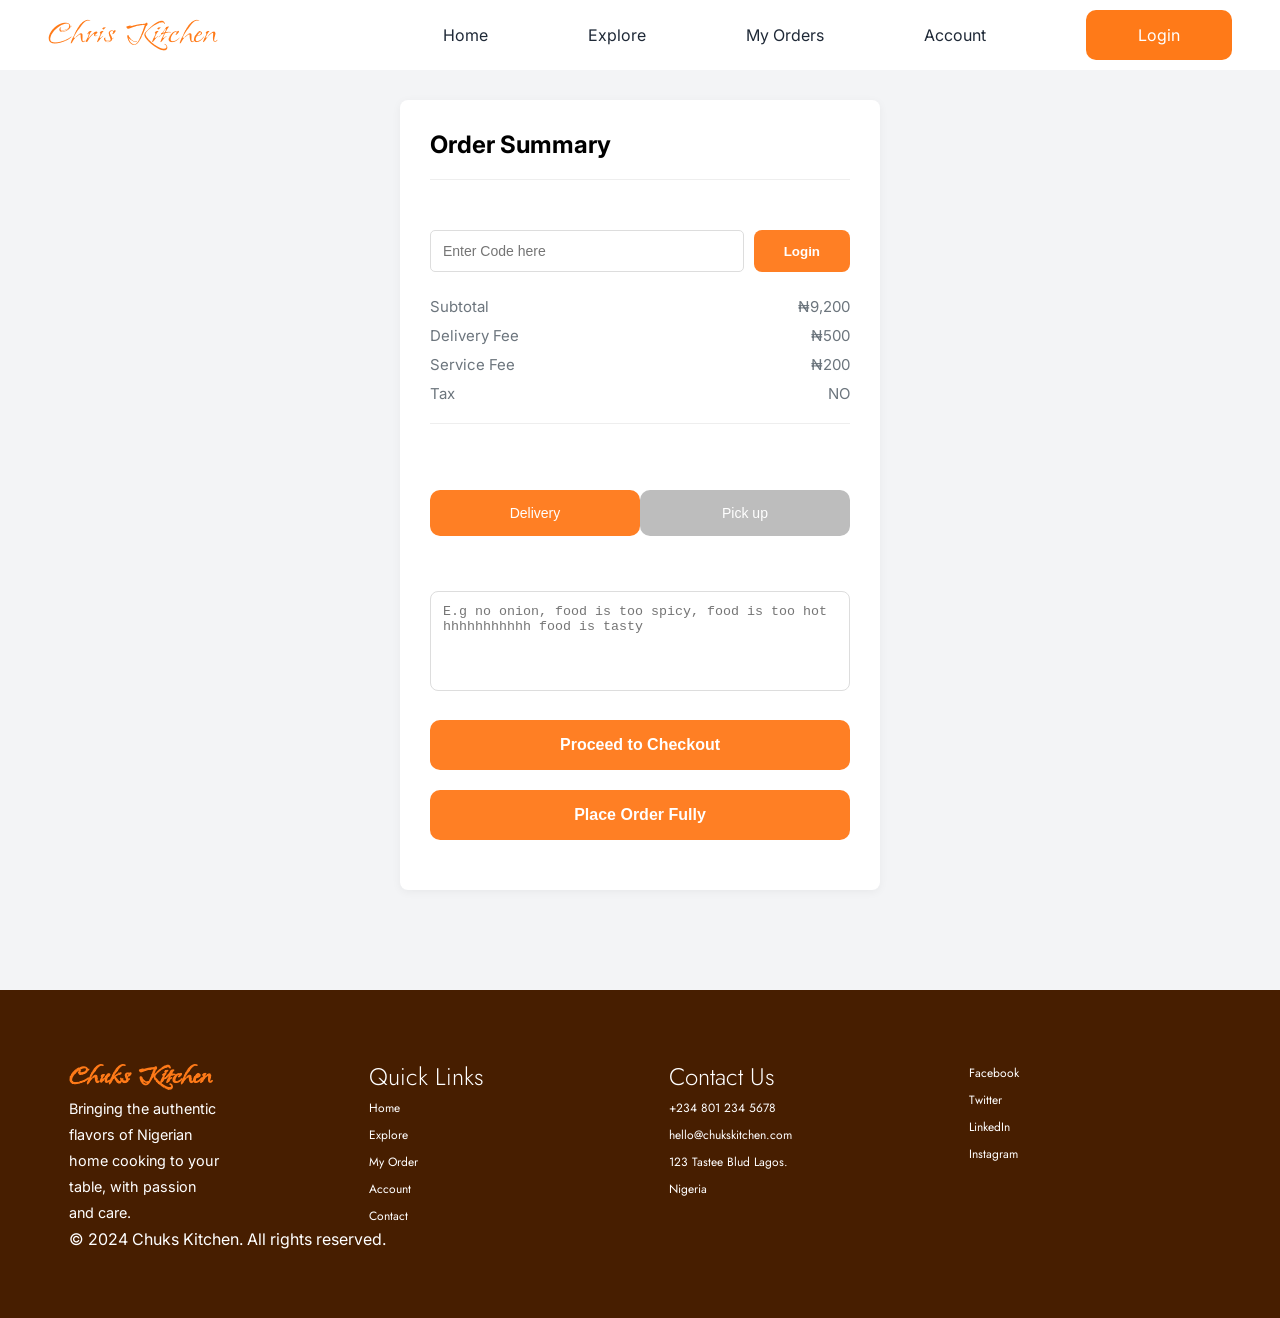
<file: pages/order-summary.html>
<!DOCTYPE html>
<html lang="en">

<head>
    <meta charset="UTF-8">
    <meta name="viewport" content="width=device-width, initial-scale=1.0">

    <!-- font -->
    <link rel="preconnect" href="https://fonts.googleapis.com">
    <link rel="preconnect" href="https://fonts.gstatic.com" crossorigin>
    <link
        href="https://fonts.googleapis.com/css2?family=Inter:ital,opsz,wght@0,14..32,100..900;1,14..32,100..900&family=Island+Moments&family=Jost:ital,wght@0,100..900;1,100..900&display=swap"
        rel="stylesheet">

    <!-- font-awesome -->
    <link rel="stylesheet" href="https://cdnjs.cloudflare.com/ajax/libs/font-awesome/6.6.0/css/all.min.css">

    <!-- styles -->
    <link rel="stylesheet" href="/assets/css/global.css">
    <link rel="stylesheet" href="/assets/css/order-summary.css">
    <title>Order Summary</title>
</head>

<body>
    <section class="nav-wrapper">
        <a href="#" class="logo">Chris Kitchen</a>

        <ul class="nav-menu">
            <li><a href="../index.html" class="firstchild">Home</a></li>
            <li><a href="../pages/explore.html">Explore</a></li>
            <li><a href="my-order.html">My Orders</a></li>
            <li><a href="../pages/account.html">Account</a></li>
            <li> <button class="login-btn"><a href="../pages/login.html">Login</a></button></li>
        </ul>

        <div class="icons">
            <i class="fa-solid fa-bars" id="menu"></i>
        </div>
    </section>

    <section class="delivery">
        <div class="summary-card">
            <h1>Order Summary</h1>
            <hr class="divider">

            <div class="promo-section">
                <label>Add a Promo Code</label>
                <div class="input-group">
                    <input type="text" placeholder="Enter Code here">
                    <button class="btn-login">Login</button>
                </div>
            </div>

            <div class="fees-table">
                <div class="row"><span>Subtotal</span><span>₦9,200</span></div>
                <div class="row"><span>Delivery Fee</span><span>₦500</span></div>
                <div class="row"><span>Service Fee</span><span>₦200</span></div>
                <div class="row"><span>Tax</span><span>NO</span></div>
            </div>

            <hr class="divider">

            <div class="total-row">
                <span>Total</span>
                <span>₦9,900</span>
            </div>

            <div class="delivery-toggle">
                <button class="toggle-btn active" onclick="goToDelivery()">Delivery</button>
                <button class="toggle-btn inactive">Pick up</button>
            </div>

            <div class="instructions-section">
                <label>Special Instructions for Restaurant</label>
                <textarea
                    placeholder="E.g no onion, food is too spicy, food is too hot hhhhhhhhhhh food is tasty"></textarea>
            </div>

            <button class="btn-checkout" onclick="goToPayment()">Proceed to Checkout</button>

            <button class="btn-checkout" onclick="finalizeOrder()">Place Order
                Fully</button>
        </div>

    </section>

    <footer class="footer-bottom">
        <div class="footer-bottom-container">
            <div class="footer-column footer-about">
                <h2 class="logo">Chuks Kitchen</h2>
                <p>Bringing the authentic flavors of Nigerian home cooking to your table, with passion and care.</p>
            </div>

            <div class="footer-column footer-links">
                <h2>Quick Links</h2>
                <p><a href="../index.html">Home</a></p>
                <p><a href="/pages/explore.html">Explore</a></p>
                <p><a href="/pages/my-order.html">My Order</a></p>
                <p><a href="/pages/account.html">Account</a></p>
                <p><a href="#">Contact</a></p>
            </div>

            <div class="footer-column footer-contact">
                <h2>Contact Us</h2>
                <p><a href="#">+234 801 234 5678</a></p>
                <p><a href="#">hello@chukskitchen.com</a></p>
                <p><a href="#">123 Tastee Blud Lagos. Nigeria</a></p>
            </div>

            <div class="footer-column footer-social">
                <p><a href="#">Facebook</a></p>
                <p><a href="#">Twitter</a></p>
                <p><a href="#">LinkedIn</a></p>
                <p><a href="#">Instagram</a></p>
            </div>

        </div>
        <div class="footer-copyrights">
            <p>&copy; 2024 Chuks Kitchen. All rights reserved.</p>
        </div>
    </footer>

    <script src="/assets/js/app.js"></script>
</body>

</html>
</file>
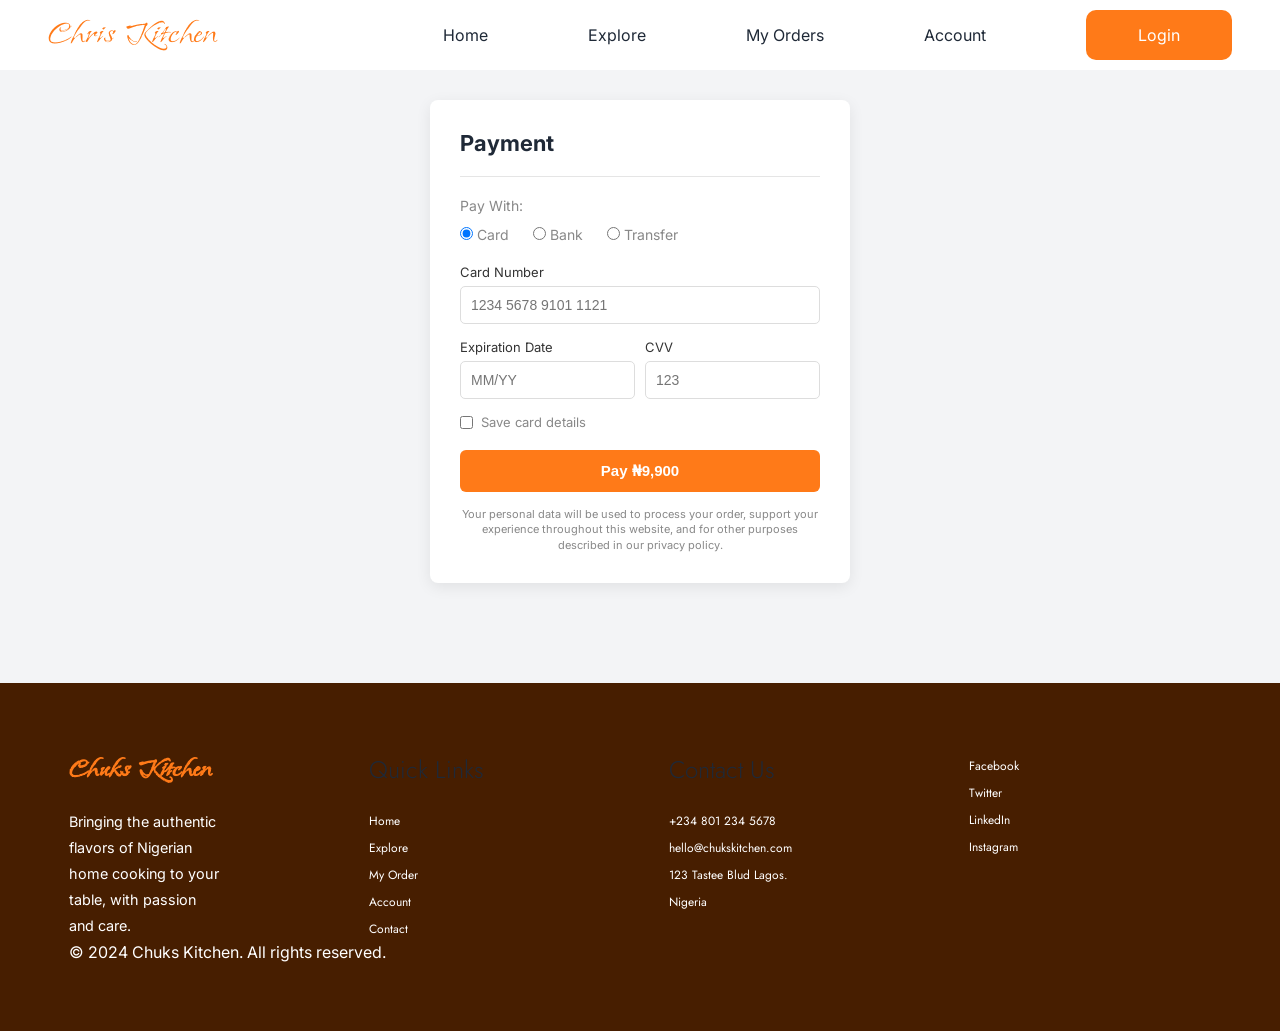
<file: pages/payment.html>
<!DOCTYPE html>
<html lang="en">

<head>
    <meta charset="UTF-8">
    <meta name="viewport" content="width=device-width, initial-scale=1.0">

    <!-- font -->
    <link rel="preconnect" href="https://fonts.googleapis.com">
    <link rel="preconnect" href="https://fonts.gstatic.com" crossorigin>
    <link
        href="https://fonts.googleapis.com/css2?family=Inter:ital,opsz,wght@0,14..32,100..900;1,14..32,100..900&family=Island+Moments&family=Jost:ital,wght@0,100..900;1,100..900&display=swap"
        rel="stylesheet">

    <!-- font-awesome -->
    <link rel="stylesheet" href="https://cdnjs.cloudflare.com/ajax/libs/font-awesome/6.6.0/css/all.min.css">

    <!-- styles -->
    <link rel="stylesheet" href="/assets/css/global.css">
    <link rel="stylesheet" href="/assets/css/payment.css">
    <title>Payment Options</title>
</head>

<body>
    <section class="nav-wrapper">
        <a href="#" class="logo">Chris Kitchen</a>

        <ul class="nav-menu">
            <li><a href="../index.html" class="firstchild">Home</a></li>
            <li><a href="../pages/explore.html">Explore</a></li>
            <li><a href="my-order.html">My Orders</a></li>
            <li><a href="../pages/account.html">Account</a></li>
            <li> <button class="login-btn"><a href="../pages/login.html">Login</a></button></li>
        </ul>

        <div class="icons">
            <i class="fa-solid fa-bars" id="menu"></i>
        </div>
    </section>

    <section class="delivery">
        <div class="payment-container">
            <h2>Payment</h2>
            <div class="divider"></div>

            <div class="pay-method">
                <p style="margin-bottom:10px; font-size:14px;">Pay With:</p>

                <label>
                    <input type="radio" name="payment" checked> Card
                </label>

                <label>
                    <input type="radio" name="payment"> Bank
                </label>

                <label>
                    <input type="radio" name="payment"> Transfer
                </label>
            </div>

            <div class="form-group">
                <label>Card Number</label>
                <input type="text" placeholder="1234 5678 9101 1121">
            </div>

            <div class="row">
                <div class="form-group">
                    <label>Expiration Date</label>
                    <input type="text" placeholder="MM/YY">
                </div>

                <div class="form-group">
                    <label>CVV</label>
                    <input type="text" placeholder="123">
                </div>
            </div>

            <div class="checkbox">
                <input type="checkbox">
                <span>Save card details</span>
            </div>

            <button class="pay-btn" onclick="returnToOrder()">Pay ₦9,900</button>

            <div class="privacy-text">
                Your personal data will be used to process your order,
                support your experience throughout this website,
                and for other purposes described in our privacy policy.
            </div>
        </div>
    </section>

    <footer class="footer-bottom">
        <div class="footer-bottom-container">
            <div class="footer-column footer-about">
                <h2 class="logo">Chuks Kitchen</h2>
                <p>Bringing the authentic flavors of Nigerian home cooking to your table, with passion and care.</p>
            </div>

            <div class="footer-column footer-links">
                <h2>Quick Links</h2>
                <p><a href="../index.html">Home</a></p>
                <p><a href="/pages/explore.html">Explore</a></p>
                <p><a href="/pages/my-order.html">My Order</a></p>
                <p><a href="/pages/account.html">Account</a></p>
                <p><a href="#">Contact</a></p>
            </div>

            <div class="footer-column footer-contact">
                <h2>Contact Us</h2>
                <p><a href="#">+234 801 234 5678</a></p>
                <p><a href="#">hello@chukskitchen.com</a></p>
                <p><a href="#">123 Tastee Blud Lagos. Nigeria</a></p>
            </div>

            <div class="footer-column footer-social">
                <p><a href="#">Facebook</a></p>
                <p><a href="#">Twitter</a></p>
                <p><a href="#">LinkedIn</a></p>
                <p><a href="#">Instagram</a></p>
            </div>

        </div>
        <div class="footer-copyrights">
            <p>&copy; 2024 Chuks Kitchen. All rights reserved.</p>
        </div>
    </footer>
    <script src="/assets/js/app.js"></script>
</body>

</html>
</file>
<file: assets/css/global.css>
* {
    margin: 0;
    padding: 0;
    box-sizing: border-box;
}

:root {
    /* fonts */
    --logo-font: "Island Moments", cursive;
    --main-font: "Inter", sans-serif;

    /* colors */
    --primary-color: #ff7a18;
    --main-color: #ffffff;
    --font-color: #1f2937;
}

body {
    color: var(--main-color);
    font-family: var(--main-font);
    background-color: #f3f4f6;
}

body button {
    padding: 16px 52px;
    border-radius: 10px;
    border: none;
    background-color: var(--primary-color);
}

body button:hover {
    cursor: pointer;
}

body button a {
    font-size: 1rem;
    font-family: var(--main-font);
    color: var(--main-color);
    text-decoration: none;
}

/* navigation bar */
.nav-wrapper {
    position: fixed;
    top: 0;
    right: 0;
    left: 0px;
    padding: 10px 48px;
    z-index: 3;
    background-color: var(--main-color);
    display: flex;
    align-items: center;
    justify-content: space-between;

    a {
        font-size: 2.5rem;
        font-family: var(--logo-font);
        color: var(--primary-color);
        text-decoration: none;
    }
}

.nav-wrapper .nav-menu {
    display: flex;
    align-items: center;
    justify-content: space-between;
    gap: 100px;
}

.nav-wrapper .nav-menu {
    li {
        list-style: none;
        line-height: 24px;

        a {
            font-size: 1rem;
            font-family: var(--main-font);
            color: var(--font-color);
        }
    }
}

.nav-wrapper .nav-menu li a:hover {
    color: var(--primary-color);
}

.nav-wrapper .icons {
    display: none;

    i {
        color: #000000;
        cursor: pointer;
        font-size: 2rem;
    }
}

.nav-wrapper .icons i:hover {
    color: var(--primary-color);
}

.nav-wrapper .nav-menu li .login-btn {
    padding: 15px 52px;
    border-radius: 10px;
    border: none;
    background-color: var(--primary-color);

    a {
        font-size: 1rem;
        font-family: var(--main-font);
        color: var(--main-color);
    }
}


/* hero-section */
.header-container {
    position: relative;
    min-height: 92vh;
    margin-top: 50px;
    background: url(/assets/img/Welcome.png) center/cover no-repeat;
    display: flex;
    align-items: center;
    padding: 0 80px;
}

.header-container .text-content {
    width: 800px;
    position: relative;
    z-index: 2;

    h1 {
        font-size: 3rem;
        line-height: 1.1;
        margin-bottom: 20px;
    }

    h3 {
        font-size: 2rem;
        font-weight: 500;
        margin-bottom: 10px;
    }

    button {
        a {
            font-size: 1rem;
            text-decoration: none;
        }
    }
}


.header-container .search-bar {
    position: absolute;
    bottom: -30px;
    left: 50%;
    transform: translateX(-50%);
    width: 70%;
    z-index: 2;

    input {
        width: 100%;
        padding: 18px 25px;
        border-radius: 10px;
        border: none;
    }
}

.header-container .hero-overlay {
    position: absolute;
    inset: 0;
    background: rgba(0, 0, 0, 0.5);
}

/* footer */
.footer-bottom {
    background-color: #471e00;
    padding: 69px 69px;
}

.footer-bottom .footer-bottom-container {
    display: flex;
    gap: 150px;
}

.footer-bottom .footer-bottom-container .footer-column {
    flex: 0 0 150px;
}

.footer-bottom .footer-bottom-container .footer-column .logo {
    font-size: 2rem;
    font-family: var(--logo-font);
    color: var(--primary-color);
}

.footer-bottom .footer-bottom-container .footer-column p {
    line-height: 26px;
    font-size: 0.9rem;
}

.footer-bottom .footer-bottom-container .footer-links,
.footer-bottom .footer-bottom-container .footer-contact,
.footer-bottom .footer-bottom-container .footer-social {
    h2 {
        font-size: 1.5rem;
        font-weight: 300;
        font-family: "Jost", sans-serif;
    }

    p {
        a {
            font-family: "Jost", sans-serif;
            text-decoration: none;
            color: var(--main-color);
            font-size: 0.75rem;
        }
    }
}

.footer-bottom .footer-bottom-container .footer-copyrights {
    margin-top: 50px;

    p {
        color: var(--main-color);
        font-size: 0.75rem;
        font-family: "Jost", sans-serif;
    }

}

@media (max-width: 1000px) {
    .nav-wrapper .nav-menu {
        position: absolute;
        top: 65px;
        right: 0;
        left: 0;
        gap: 80px;
        padding: 25px 0;
        margin: 0;
        flex-direction: column;
        background-color: var(--main-color);

        display: none; /* HIDE by default */
    }

    .nav-wrapper .nav-menu.active {
        display: flex; /* SHOW when active */
    }

    .nav-wrapper .icons {
        display: block;
    }

    .footer-bottom .footer-bottom-container {
    display: flex;
    gap: 50px;
    flex-wrap: wrap;
}
}
</file>
<file: assets/css/home.css>
.menu-section {
    padding: 150px 48px;
    color: black;
}

.menu-section .categories {
    margin: 0 auto;
    max-width: 100vw;

    h1 {
        text-align: center;
        margin-bottom: 50px;
    }
}

.menu-section .categories .categories-grid {
    display: flex;
    justify-content: center;
    gap: 20px;
    align-items: center;
    flex-wrap: wrap;
}

.menu-section .categories .categories-grid .categories-card {
    flex: 0 0 350px;
    height: 350px;
    background-color: white;
    border-radius: 16px;

    img {
        width: 100%;
    }

    p {
        font-weight: 600;
        font-size: 1.5rem;
        margin-top: 30px;
        text-align: center;
    }
}


.menu-section .specials .section-title {
    margin-top: 150px;
    text-align: center;
    margin-bottom: 50px;
}

.menu-section .specials .specials-grid {
    display: flex;
    justify-content: center;
    gap: 20px;
    align-items: center;
    flex-wrap: wrap;
}

.menu-section .specials .specials-grid .food-card {
    flex: 0 0 350px;
    height: 450px;
    background-color: white;
    border-radius: 16px;
}

.menu-section .specials .specials-grid .food-card .food-image {
    img {
        width: 100%;
        margin-bottom: 10px;
    }
}

.menu-section .specials .specials-grid .food-card .food-content {
    width: 100%;
    padding: 6px 16px;

    h2 {
        font-size: 24px;
        font-weight: 600;
        margin-bottom: 20px;
    }

    p {
        font-size: 1rem;
        font-weight: 500;
        line-height: 24px;
    }
}

.menu-section .specials .specials-grid .food-card .food-content .price-tag {
    margin-top: 20px;
    display: flex;
    align-items: center;
    justify-content: space-between;

    p {
        color: var(--primary-color);
    }

    button {
        color: var(--main-color);
    }
}

.footer-section .footer-container {
    position: relative;
    min-height: 450px;
    margin-top: 50px;
    background: url(/assets/img/f30e8a349d6f6f58f96aab7669df30176ece420c.png) center/cover no-repeat;
    display: flex;
    align-items: center;
    padding: 0 80px;
}

.footer-section .footer-container .text-content {
    width: 800px;
    position: relative;
    z-index: 2;

    h1 {
        font-size: 3rem;
        line-height: 1.1;
        margin-bottom: 20px;
    }

    p {
        font-size: 1rem;
        margin-bottom: 10px;
    }

    button {
        font-size: 1rem;
        text-decoration: none;
        color: var(--main-color);
    }

}

.footer-section .footer-container .hero-overlay {
    position: absolute;
    inset: 0;
    background: rgba(0, 0, 0, 0.5);
}
</file>
<file: assets/css/confirmed.css>
* {
    margin: 0;
    padding: 0;
    box-sizing: border-box;
}

:root {
    /* fonts */
    --logo-font: "Island Moments", cursive;
    --main-font: "Inter", sans-serif;

    /* colors */
    --primary-color: #ff7a18;
    --main-color: #ffffff;
    --font-color: #1f2937;
}

body {
    color: var(--main-color);
    font-family: var(--main-font);
    background-color: #f3f4f6;
}

.success-card {
    margin: 100px auto;
    background: #fdfdfd;
    width: 100%;
    max-width: 420px;
    padding: 40px 30px;
    text-align: center;
    border-radius: 12px;
}

.check-container {
    background-color: #1a8344;
    width: 80px;
    height: 80px;
    border-radius: 50%;
    display: flex;
    justify-content: center;
    align-items: center;
    margin: 0 auto 25px;
}

.checkmark {
    color: white;
    font-size: 40px;
}

h2 { font-size: 20px; margin-bottom: 10px; }

.description { color: #555; font-size: 15px; margin-bottom: 40px; }

.status-indicator {
    width: 20px;
    height: 20px;
    background-color: #d1f2eb;
    border-radius: 50%;
    margin: 0 auto 30px;
}

.order-number { font-size: 18px; margin-bottom: 25px; }

.btn-track {
    width: 100%;
    background-color: #ff7f24;
    color: white;
    border: none;
    padding: 15px;
    border-radius: 10px;
    font-weight: bold;
    font-size: 16px;
    cursor: pointer;
    margin-bottom: 15px;
}

.btn-receipt {
    background: none;
    border: none;
    color: #999;
    font-size: 14px;
    cursor: pointer;
    display: block;
    width: 100%;
    margin-bottom: 20px;
}

.help-link {
    color: #3498db;
    text-decoration: none;
    font-size: 14px;
}
</file>
<file: assets/css/delivery.details.css>
* {
    margin: 0;
    padding: 0;
    box-sizing: border-box;
}

:root {
    /* fonts */
    --logo-font: "Island Moments", cursive;
    --main-font: "Inter", sans-serif;

    /* colors */
    --primary-color: #ff7a18;
    --main-color: #ffffff;
    --font-color: #1f2937;
}

body {
    color: var(--main-color);
    font-family: var(--main-font);
    background-color: #f3f4f6;
}

.delivery-wrapper {
  margin: 100px 20px;
  display: flex;
  align-items: center;
  justify-content: center;
}

.delivery-card {
  background: #ffffff;
  width: 500px;
  padding: 30px;
  border-radius: 8px;
  box-shadow: 0 2px 10px rgba(0,0,0,0.05);
}

.delivery-title {
  font-size: 22px;
  margin-bottom: 20px;
  color: var(--font-color);
}

.delivery-address {
  margin-bottom: 20px;
}

.delivery-address textarea {
  width: 100%;
  padding: 12px;
  border-radius: 6px;
  border: 1px solid #dcdcdc;
  font-size: 14px;
}

.delivery-address textarea {
  resize: none;
  height: 80px;
}

.change-address {
  font-size: 12px;

  color: #007bff;
  text-decoration: none;
}

.change-address:hover {
  text-decoration: underline;
}

.form-group {
  margin-bottom: 20px;
}

.form-group label {
  display: block;
  font-weight: 600;
  margin-bottom: 8px;
  color: var(--font-color);
}

.form-group input,
.form-group textarea {
  width: 100%;
  padding: 12px;
  border-radius: 6px;
  border: 1px solid #dcdcdc;
  font-size: 14px;
}

.form-group textarea {
  resize: none;
  height: 80px;
}

.btn-primary {
  color: var(--main-color);
}
</file>
<file: assets/css/explore.css>
.header-container {
    position: relative;
    min-height: 92vh;
    margin-top: 50px;
    background: url(/assets/img/explorehero.png) center/cover no-repeat;
    display: flex;
    align-items: center;
    padding: 0 80px;
}

.menu-sidebar {
    color: black;
    background-color: var(--main-color);
    margin: 50px auto;
    width: 70%;
    padding: 26px;
    border-radius: 16px;
}


.menu-sidebar .menu-list {
    list-style: none;
}

.menu-sidebar .menu-list .menu-item {
    margin: 5px 0;
    padding: 10px 5px;
    font-weight: 500;
    font-size: 1rem;
}

.menu-sidebar .menu-list .menu-item:hover {
    background-color: #ff7818c5;
    cursor: pointer;
}
.food-menu {
    padding: 0 48px;
    color: black;
    border-right: 2px solid #ff7818;
}

.food-menu .menu {
    margin: 50px auto;
    max-width: 100vw;

    h1 {
        margin-bottom: 50px;
        text-align: center;
        text-transform: uppercase;
    }
}

.food-menu .menu .menu-grid {
    display: flex;
    justify-content: center;
    gap: 20px;
    align-items: center;
    flex-wrap: wrap;
}

.food-menu .menu .menu-grid .food-card {
    flex: 0 0 350px;
    background-color: white;
    border-radius: 16px;

}

.food-menu .menu .menu-grid .food-card {
    img {
        border-top-left-radius: 16px;
        border-top-right-radius: 16px;
        width: 100%;
    }
}

.food-menu .menu .menu-grid .food-content {

    padding: 20px;
    h2 {
        font-weight: 600;
        font-size: 1.5rem;
        margin: 20px 0;
    }

    p {
        font-weight: 500;
        font-size: 1rem;
    }

}

.food-menu .menu .menu-grid .food-content .price-tag {
    margin-top: 20px;
    display: flex;
    justify-content: space-between;
    align-items: center;

    p {
        color: var(--primary-color);
    }

    button {
        width: 30px;
        height: 30px;
        padding: 0;
        border-radius: 50%;

        i {
            color: var(--main-color);
        }
    }
}
</file>
<file: assets/css/my-order.css>
:root {
    /* fonts */
    --logo-font: "Island Moments", cursive;
    --main-font: "Inter", sans-serif;

    /* colors */
    --primary-color: #ff7a18;
    --main-color: #ffffff;
    --font-color: #1f2937;
}

.cart {
    color: black;
    max-width: 1100px;
    margin: 100px auto;
    padding: 21px 10px;

    h1 {
        font-weight: 700;
        font-size: 32px;
    }
}

.cart-container {
    display: flex;
    flex-direction: column;
    gap: 47px;
}

.cart-section {
    flex: 0 1 auto;
    padding: 7px 24px;
    display: flex;
    align-items: center;
    gap: 47px;
}

.cart-section .cart-image {
    max-width: 190px;
    height: 170px;

    img {
        width: 100%;
        object-fit: cover;
    }
}

.cart-section .cart-content {
    display: flex;
    align-items: center;
    gap: 47px;
}

.cart-section .cart-content .cart-text {
    h3 {
        font-weight: 700;
        font-size: 32px;
        margin-bottom: 18px;
    }

    p {
        font-weight: 500;
        font-size: 24px;
    }
}

.cart-section .cart-content .cart-number {
    display: flex;
    align-items: center;
    gap: 47px;

    button {
        width: 30px;
        height: 30px;
        padding: 0;
        background-color: #bdbdbd;
        border-radius: 8px;
    }

    p {
        font-size: 51px;
        font-weight: 500;
    }
}

.cart-section .cart-content .cart-price {
    display: flex;
    align-items: center;
    gap: 47px;

    p {
        font-size: 32px;
        font-weight: 500;
        color: var(--primary-color);
    }

    button {

        width: 30px;
        height: 30px;
        padding: 0;
        background-color: var(--primary-color);
        color: var(--main-color);
        border-radius: 8px;

    }

}

.cart .checkout-btn {
    color: var(--main-color);
}

@media (max-width: 1000px) {
    .cart {
        margin: 50px 20px;

        h1 {
            font-size: 24px;
            text-align: center;
        }
    }

    .cart-section {
        justify-content: center;
        align-items: center;
        flex-wrap: wrap;
    }

    .cart-section .cart-content {
        display: flex;
        align-items: center;
        gap: 20px;
    }

    .cart-section .cart-content .cart-number {
        gap: 20px;

        p {
            font-size: 32px;
            font-weight: 500;
        }
    }

    .cart-section .cart-content .cart-text {
        h3 {
            font-weight: 500;
            font-size: 32px;
            margin-bottom: 10px;
        }

        p {
            font-weight: 500;
            font-size: 24px;
        }
    }

    .cart-section .cart-content {
        display: flex;
        flex-direction: column;
        align-items: flex-start;
        gap: 47px;
    }
}
</file>
<file: assets/css/order-summary.css>
* {
    margin: 0;
    padding: 0;
    box-sizing: border-box;
}

:root {
    /* fonts */
    --logo-font: "Island Moments", cursive;
    --main-font: "Inter", sans-serif;

    /* colors */
    --primary-color: #ff7a18;
    --main-color: #ffffff;
    --font-color: #1f2937;
}

body {
    color: var(--main-color);
    font-family: var(--main-font);
    background-color: #f3f4f6;
}

.summary-card {
    margin: 100px auto;
    background: white;
    width: 100%;
    max-width: 480px;
    padding: 30px;
    border-radius: 8px;
    box-shadow: 0 2px 10px rgba(0,0,0,0.05);
}

h1 { font-size: 24px; margin-bottom: 20px; color: #000; }

.divider { border: 0; border-top: 1px solid #eee; margin: 20px 0; }

label { display: block; font-weight: 600; margin-bottom: 10px; font-size: 16px; }

.input-group { display: flex; gap: 10px; margin-bottom: 25px; }

input[type="text"] {
    flex: 1;
    padding: 12px;
    border: 1px solid #ddd;
    border-radius: 5px;
    font-size: 14px;
}

.btn-login {
    background-color: #ff7f24;
    color: white;
    border: none;
    padding: 0 30px;
    border-radius: 8px;
    font-weight: bold;
    cursor: pointer;
}

.fees-table .row {
    display: flex;
    justify-content: space-between;
    margin-bottom: 10px;
    color: #6c757d;
    font-size: 15px;
}

.total-row {
    display: flex;
    justify-content: space-between;
    font-size: 22px;
    font-weight: bold;
    margin: 20px 0;
}

.delivery-toggle {
    display: flex;
    border-radius: 8px;
    overflow: hidden;
    margin-bottom: 25px;
}

.toggle-btn {
    flex: 1;
    padding: 15px;
    border: none;
    font-size: 14px;
    cursor: pointer;
}

.active { background-color: #ff7f24; color: white; }
.inactive { background-color: #bdbdbd; color: white; }

textarea {
    width: 100%;
    height: 100px;
    padding: 12px;
    border: 1px solid #ddd;
    border-radius: 8px;
    resize: none;
    margin-bottom: 25px;
}

.btn-checkout {
    width: 100%;
    background-color: #ff7f24;
    color: white;
    border: none;
    padding: 16px;
    border-radius: 10px;
    font-size: 16px;
    font-weight: bold;
    cursor: pointer;
    margin-bottom: 20px;
}
</file>
<file: assets/css/payment.css>
* {
    margin: 0;
    padding: 0;
    box-sizing: border-box;
}

:root {
    /* fonts */
    --logo-font: "Island Moments", cursive;
    --main-font: "Inter", sans-serif;

    /* colors */
    --primary-color: #ff7a18;
    --main-color: #ffffff;
    --font-color: #1f2937;
}

body {
    color: var(--main-color);
    font-family: var(--main-font);
    background-color: #f3f4f6;
}

.delivery {
    display: flex;
    justify-content: center;
    align-items: center;
}

.payment-container {
    margin: 100px 20px;
    background: #ffffff;
    width: 420px;
    padding: 30px;
    border-radius: 8px;
    box-shadow: 0 4px 15px rgba(0, 0, 0, 0.08);
}

h2 {
    color: var(--font-color);
    font-size: 22px;
    margin-bottom: 20px;
}

.divider {
    height: 1px;
    background: #e5e5e5;
    margin-bottom: 20px;
}

.pay-method {
    color: #888;
    margin-bottom: 20px;
}

.pay-method label {
    margin-right: 20px;
    font-size: 14px;
    cursor: pointer;
}

.form-group {
    margin-bottom: 15px;
}

.form-group label {
    display: block;
    font-size: 13px;
    margin-bottom: 6px;
    color: #333;
}

.form-group input {
    width: 100%;
    padding: 10px;
    border: 1px solid #ddd;
    border-radius: 5px;
    font-size: 14px;
}

.row {
    display: flex;
    gap: 10px;
}

.row .form-group {
    flex: 1;
}

.checkbox {
    display: flex;
    align-items: center;
    font-size: 13px;
    margin-bottom: 20px;
    color: #888;
}

.checkbox input {
    margin-right: 8px;
}

.pay-btn {
    width: 100%;
    background: #ff7a18;
    border: none;
    padding: 12px;
    border-radius: 6px;
    color: white;
    font-size: 15px;
    font-weight: bold;
    cursor: pointer;
    transition: 0.3s;
}

.pay-btn:hover {
    background: #e66d0f;
}

.privacy-text {
    margin-top: 15px;
    font-size: 11px;
    color: #888;
    text-align: center;
    line-height: 1.4;
}
</file>
